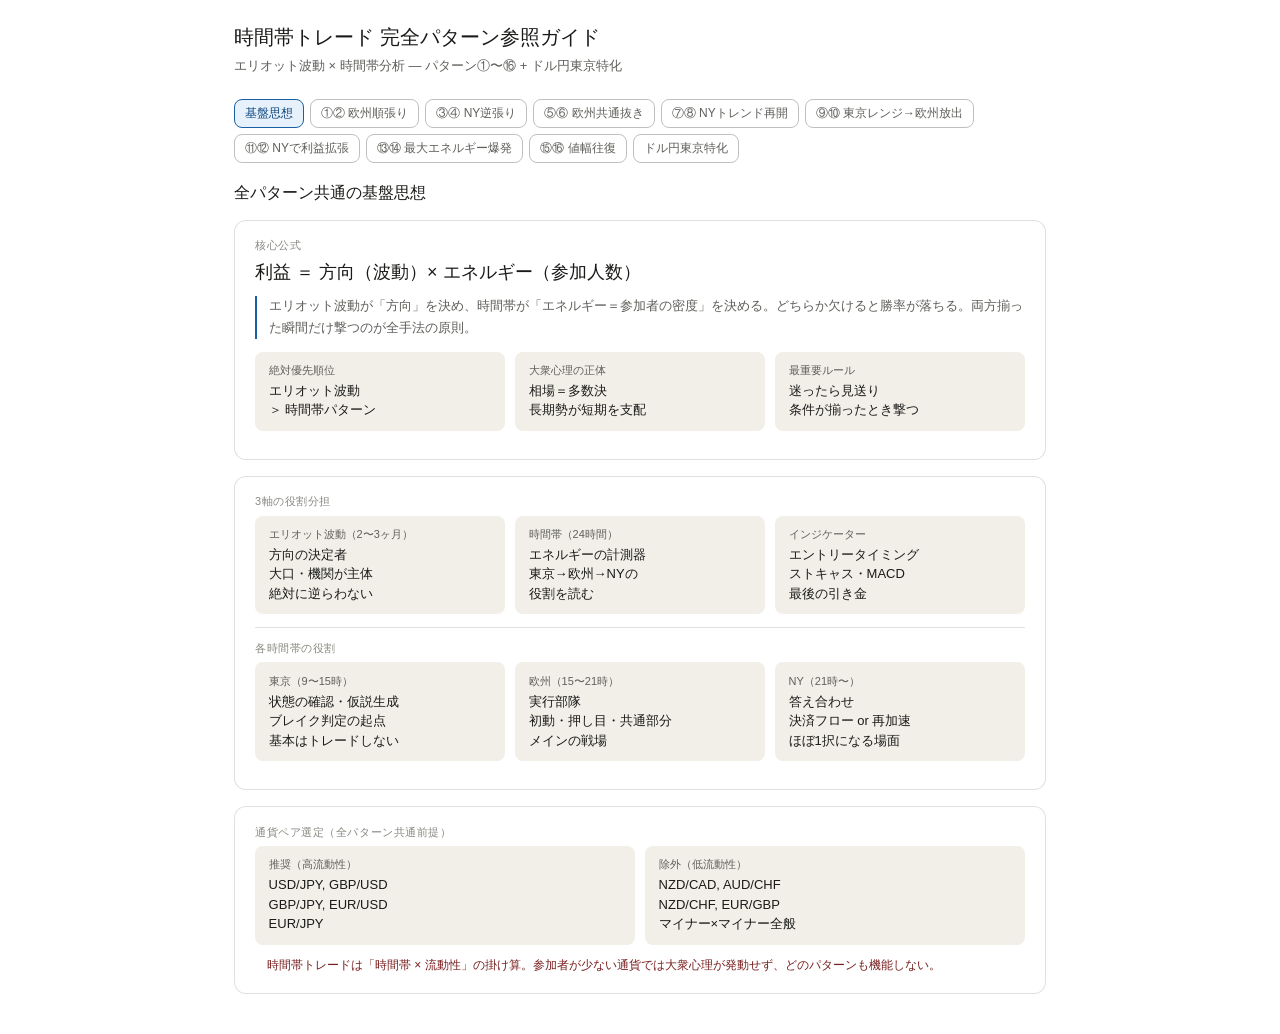
<file: index.html>
<!DOCTYPE html>
<html lang="ja">
<head>
<meta charset="UTF-8">
<meta name="viewport" content="width=device-width, initial-scale=1.0">
<title>時間帯トレード 完全パターン参照ガイド</title>
<style>
  :root {
    --color-text-primary: #1a1a18;
    --color-text-secondary: #5f5e5a;
    --color-text-tertiary: #888780;
    --color-text-info: #0c447c;
    --color-text-success: #085041;
    --color-text-warning: #633806;
    --color-text-danger: #791f1f;
    --color-background-primary: #ffffff;
    --color-background-secondary: #f1efe8;
    --color-background-info: #e6f1fb;
    --color-background-success: #e1f5ee;
    --color-background-warning: #faeeda;
    --color-background-danger: #fcebeb;
    --color-border-tertiary: rgba(0,0,0,0.12);
    --color-border-secondary: rgba(0,0,0,0.25);
    --color-border-info: #185fa5;
    --border-radius-md: 8px;
    --border-radius-lg: 12px;
    --font-sans: -apple-system, BlinkMacSystemFont, 'Segoe UI', sans-serif;
  }
  @media (prefers-color-scheme: dark) {
    :root {
      --color-text-primary: #e8e6df;
      --color-text-secondary: #b4b2a9;
      --color-text-tertiary: #888780;
      --color-text-info: #85b7eb;
      --color-text-success: #5dcaa5;
      --color-text-warning: #fac775;
      --color-text-danger: #f09595;
      --color-background-primary: #1e1e1c;
      --color-background-secondary: #2c2c2a;
      --color-background-info: #042c53;
      --color-background-success: #04342c;
      --color-background-warning: #412402;
      --color-background-danger: #501313;
      --color-border-tertiary: rgba(255,255,255,0.12);
      --color-border-secondary: rgba(255,255,255,0.25);
      --color-border-info: #378add;
    }
  }
  * { box-sizing: border-box; margin: 0; padding: 0; }
  body {
    font-family: var(--font-sans);
    color: var(--color-text-primary);
    background: var(--color-background-primary);
    padding: 1.5rem;
    max-width: 860px;
    margin: 0 auto;
  }
  h1 { font-size: 20px; font-weight: 500; margin-bottom: .4rem; }
  .subtitle { font-size: 13px; color: var(--color-text-secondary); margin-bottom: 1.2rem; }
  .top-nav { display: flex; flex-wrap: wrap; gap: 6px; margin-bottom: 1.2rem; }
  .nav-btn {
    font-size: 12px; padding: 5px 10px;
    border: 0.5px solid var(--color-border-secondary);
    border-radius: var(--border-radius-md);
    background: transparent;
    color: var(--color-text-secondary);
    cursor: pointer; transition: all .15s;
    font-family: var(--font-sans);
  }
  .nav-btn:hover { background: var(--color-background-secondary); }
  .nav-btn.active {
    background: var(--color-background-info);
    border-color: var(--color-border-info);
    color: var(--color-text-info);
    font-weight: 500;
  }
  .card {
    background: var(--color-background-primary);
    border: 0.5px solid var(--color-border-tertiary);
    border-radius: var(--border-radius-lg);
    padding: 1.1rem 1.25rem;
    margin-bottom: 1rem;
  }
  .card-title { font-size: 15px; font-weight: 500; margin-bottom: .6rem; }
  .badge {
    display: inline-block; font-size: 11px; font-weight: 500;
    padding: 2px 8px; border-radius: 4px;
    margin-right: 6px; margin-bottom: 4px;
  }
  .b-teal { background: var(--color-background-success); color: var(--color-text-success); }
  .b-amber { background: var(--color-background-warning); color: var(--color-text-warning); }
  .b-red { background: var(--color-background-danger); color: var(--color-text-danger); }
  .b-info { background: var(--color-background-info); color: var(--color-text-info); }
  .b-gray { background: var(--color-background-secondary); color: var(--color-text-secondary); }
  .b-purple { background: #EEEDFE; color: #3C3489; }
  .row3 { display: grid; grid-template-columns: repeat(3, minmax(0,1fr)); gap: 10px; margin-bottom: 10px; }
  .row2 { display: grid; grid-template-columns: repeat(2, minmax(0,1fr)); gap: 10px; margin-bottom: 10px; }
  @media (max-width: 600px) {
    .row3 { grid-template-columns: 1fr; }
    .row2 { grid-template-columns: 1fr; }
  }
  .mini {
    background: var(--color-background-secondary);
    border-radius: var(--border-radius-md);
    padding: .7rem .85rem;
  }
  .mini-label { font-size: 11px; color: var(--color-text-secondary); margin-bottom: 3px; }
  .mini-val { font-size: 13px; font-weight: 500; line-height: 1.5; }
  .algo {
    background: var(--color-background-secondary);
    border-radius: var(--border-radius-md);
    padding: .8rem 1rem;
    font-size: 12.5px; line-height: 1.8;
    color: var(--color-text-secondary);
  }
  .algo b { color: var(--color-text-primary); font-weight: 500; }
  .step-row { display: flex; align-items: flex-start; gap: 8px; margin-bottom: 6px; }
  .step-num {
    width: 20px; height: 20px; border-radius: 50%;
    background: var(--color-background-info); color: var(--color-text-info);
    font-size: 11px; font-weight: 500;
    display: flex; align-items: center; justify-content: center;
    flex-shrink: 0; margin-top: 1px;
  }
  .psy {
    border-left: 2px solid var(--color-border-info);
    padding-left: .75rem; font-size: 12.5px;
    color: var(--color-text-secondary); line-height: 1.7;
    margin-bottom: .8rem;
  }
  .warn {
    border-left: 2px solid var(--color-border-danger);
    padding-left: .75rem; font-size: 12px;
    color: var(--color-text-danger); line-height: 1.7;
  }
  .section-label {
    font-size: 11px; font-weight: 500;
    color: var(--color-text-tertiary);
    text-transform: uppercase; letter-spacing: .05em;
    margin-bottom: .4rem;
  }
  hr { border: none; border-top: 0.5px solid var(--color-border-tertiary); margin: .8rem 0; }
  .page-title-area { margin-bottom: 1.5rem; }
</style>
</head>
<body>

<div class="page-title-area">
  <h1>時間帯トレード 完全パターン参照ガイド</h1>
  <div class="subtitle">エリオット波動 × 時間帯分析 — パターン①〜⑯ + ドル円東京特化</div>
</div>

<div class="top-nav" id="nav"></div>
<div id="content"></div>

<script>
const groups = [
{
  id:'philosophy', label:'基盤思想', color:'b-gray',
  title:'全パターン共通の基盤思想',
  content: () => `
    <div class="card">
      <div class="section-label">核心公式</div>
      <div style="font-size:18px;font-weight:500;margin-bottom:.8rem">利益 ＝ 方向（波動）× エネルギー（参加人数）</div>
      <div class="psy">エリオット波動が「方向」を決め、時間帯が「エネルギー＝参加者の密度」を決める。どちらか欠けると勝率が落ちる。両方揃った瞬間だけ撃つのが全手法の原則。</div>
      <div class="row3">
        <div class="mini"><div class="mini-label">絶対優先順位</div><div class="mini-val">エリオット波動<br>＞ 時間帯パターン</div></div>
        <div class="mini"><div class="mini-label">大衆心理の正体</div><div class="mini-val">相場＝多数決<br>長期勢が短期を支配</div></div>
        <div class="mini"><div class="mini-label">最重要ルール</div><div class="mini-val">迷ったら見送り<br>条件が揃ったとき撃つ</div></div>
      </div>
    </div>
    <div class="card">
      <div class="section-label">3軸の役割分担</div>
      <div class="row3">
        <div class="mini"><div class="mini-label">エリオット波動（2〜3ヶ月）</div><div class="mini-val">方向の決定者<br>大口・機関が主体<br>絶対に逆らわない</div></div>
        <div class="mini"><div class="mini-label">時間帯（24時間）</div><div class="mini-val">エネルギーの計測器<br>東京→欧州→NYの<br>役割を読む</div></div>
        <div class="mini"><div class="mini-label">インジケーター</div><div class="mini-val">エントリータイミング<br>ストキャス・MACD<br>最後の引き金</div></div>
      </div>
      <hr>
      <div class="section-label">各時間帯の役割</div>
      <div class="row3">
        <div class="mini"><div class="mini-label">東京（9〜15時）</div><div class="mini-val">状態の確認・仮説生成<br>ブレイク判定の起点<br>基本はトレードしない</div></div>
        <div class="mini"><div class="mini-label">欧州（15〜21時）</div><div class="mini-val">実行部隊<br>初動・押し目・共通部分<br>メインの戦場</div></div>
        <div class="mini"><div class="mini-label">NY（21時〜）</div><div class="mini-val">答え合わせ<br>決済フロー or 再加速<br>ほぼ1択になる場面</div></div>
      </div>
    </div>
    <div class="card">
      <div class="section-label">通貨ペア選定（全パターン共通前提）</div>
      <div class="row2">
        <div class="mini"><div class="mini-label">推奨（高流動性）</div><div class="mini-val">USD/JPY, GBP/USD<br>GBP/JPY, EUR/USD<br>EUR/JPY</div></div>
        <div class="mini"><div class="mini-label">除外（低流動性）</div><div class="mini-val">NZD/CAD, AUD/CHF<br>NZD/CHF, EUR/GBP<br>マイナー×マイナー全般</div></div>
      </div>
      <div class="warn" style="margin-top:.6rem">時間帯トレードは「時間帯 × 流動性」の掛け算。参加者が少ない通貨では大衆心理が発動せず、どのパターンも機能しない。</div>
    </div>
  `
},
{
  id:'p12', label:'①② 欧州順張り', color:'b-teal',
  title:'パターン①② ── 欧州トレンド継続取り',
  content: () => `
    <div class="card">
      <div style="display:flex;gap:8px;flex-wrap:wrap;margin-bottom:.8rem">
        <span class="badge b-teal">東京：ブレイクあり</span>
        <span class="badge b-teal">欧州：同方向継続</span>
        <span class="badge b-gray">NY：保有 or 利確</span>
        <span class="badge b-info">難易度：入門</span>
      </div>
      <div class="section-label">大衆心理のメカニズム</div>
      <div class="psy">東京で前日高値（安値）をブレイクした＝少人数でも壁を突破した異常なエネルギー。「弱い時間帯でのブレイク＝強いトレンドの前兆」。欧州の新規参加者は「すでに動いている方向に乗るのが安全」と判断し、買い（売り）を追加。これが自己増殖型トレンドを生む。</div>
      <div class="section-label">核テクニック：東京の仮説を欧州で検証</div>
      <div class="row2">
        <div class="mini"><div class="mini-label">検証①：方向一致</div><div class="mini-val">欧州が東京と同方向か<br>→ 一致で仮説継続</div></div>
        <div class="mini"><div class="mini-label">検証②：値幅一致（最重要）</div><div class="mini-val">欧州値幅≒東京値幅<br>→ 大きく乖離なら仮説崩壊</div></div>
      </div>
    </div>
    <div class="card">
      <div class="section-label">意思決定アルゴリズム</div>
      <div class="algo">
        <div class="step-row"><div class="step-num">1</div><div><b>環境認識</b>：日足エリオット波動で方向固定（上昇 or 下落 or 見送り）</div></div>
        <div class="step-row"><div class="step-num">2</div><div><b>東京判定（13〜14時）</b>：前日高値・安値をブレイクしているか？ ヒゲだけ触れた・ブレイク後戻ったはNG</div></div>
        <div class="step-row"><div class="step-num">3</div><div><b>欧州（15時〜）</b>：方向一致 ＋ 値幅が同程度 → パターン成立</div></div>
        <div class="step-row"><div class="step-num">4</div><div><b>エントリー選択</b>：①ブレイクアウト（15時ジャスト＋ストキャス＋MACD）or ②押し目買い（15分足ストキャスGCで即入り）</div></div>
        <div class="step-row"><div class="step-num">5</div><div><b>損切り</b>：前日高値（安値）ブレイク方向の反対側</div></div>
        <div class="step-row"><div class="step-num">6</div><div><b>利確</b>：NYまで保有 or 東京値幅相当で分割利確</div></div>
      </div>
      <hr>
      <div class="warn">東京と欧州の値幅が大きく乖離（例：東京+30pips・欧州+48pips）→「東京はノイズだった可能性」として仮説破棄・ノートレード。東京の正しさは欧州が証明する。</div>
    </div>
  `
},
{
  id:'p34', label:'③④ NY逆張り', color:'b-amber',
  title:'パターン③④ ── NY決済フロー逆張り',
  content: () => `
    <div class="card">
      <div style="display:flex;gap:8px;flex-wrap:wrap;margin-bottom:.8rem">
        <span class="badge b-teal">東京：トレンド</span>
        <span class="badge b-teal">欧州：同方向継続</span>
        <span class="badge b-amber">NY：逆方向エントリー</span>
        <span class="badge b-info">難易度：初級</span>
      </div>
      <div class="section-label">大衆心理のメカニズム</div>
      <div class="psy">東京〜欧州で積み上がった買い（売り）ポジションは、NY開始とともに一斉に決済される。NYは「新しいトレンドを作る時間帯」ではなく「決済フローが支配する時間帯」。ポジションの偏りが解消されるときの逆方向の圧力に乗る戦略。</div>
      <div class="row3">
        <div class="mini"><div class="mini-label">東京↑ + 欧州↑</div><div class="mini-val">→ NY↓（売り）<br>買いポジション決済ラッシュ</div></div>
        <div class="mini"><div class="mini-label">東京↓ + 欧州↓</div><div class="mini-val">→ NY↑（買い）<br>売りポジション決済ラッシュ</div></div>
        <div class="mini"><div class="mini-label">方向が不一致</div><div class="mini-val">→ 見送り<br>優位性なし</div></div>
      </div>
    </div>
    <div class="card">
      <div class="section-label">意思決定アルゴリズム</div>
      <div class="algo">
        <div class="step-row"><div class="step-num">1</div><div><b>東京・欧州の方向確認</b>：両方同じ方向かチェック</div></div>
        <div class="step-row"><div class="step-num">2</div><div><b>エリオット整合チェック</b>：NYの逆張り方向がエリオットと逆なら絶対見送り</div></div>
        <div class="step-row"><div class="step-num">3</div><div><b>NYエントリー（21時〜）</b>：ストキャス80以上→売り / 20以下→買い</div></div>
        <div class="step-row"><div class="step-num">4</div><div><b>利確</b>：直近高値（安値）</div></div>
      </div>
      <hr>
      <div class="warn">エリオット上昇中にNY↓（逆張り）は危険。長期の流れが短期の決済フローを圧倒する。「エリオットと逆ならやらない」が絶対ルール。</div>
    </div>
  `
},
{
  id:'p56', label:'⑤⑥ 欧州共通抜き', color:'b-amber',
  title:'パターン⑤⑥ ── 欧州の2択共通部分を抜く',
  content: () => `
    <div class="card">
      <div style="display:flex;gap:8px;flex-wrap:wrap;margin-bottom:.8rem">
        <span class="badge b-teal">東京：トレンド</span>
        <span class="badge b-amber">欧州：トレンド or レンジ（2択）</span>
        <span class="badge b-gray">NY：利確 or 継続</span>
        <span class="badge b-info">難易度：中級</span>
      </div>
      <div class="section-label">大衆心理・核テクニック</div>
      <div class="psy">東京が上昇した後、欧州は「トレンド継続」か「レンジ」の2択しかない。「下落」は東京上昇後には消える。この2択に共通するのは「一度は上がる」という事実。当てに行かず、「上昇でもレンジでも勝てる場所」＝押し目から直近高値までを抜くだけ。</div>
      <div class="row2">
        <div class="mini"><div class="mini-label">トレンドの場合</div><div class="mini-val">押し目から伸びる<br>→ 直近高値を超えて利益</div></div>
        <div class="mini"><div class="mini-label">レンジの場合</div><div class="mini-val">一度高値まで戻る<br>→ 直近高値で止まって利益</div></div>
      </div>
    </div>
    <div class="card">
      <div class="section-label">放置型3段階指値設計（実戦テンプレ）</div>
      <div class="algo">
        <div class="step-row"><div class="step-num">1</div><div><b>東京値幅Aを測定</b>：東京の高安差（目安15〜30pips）</div></div>
        <div class="step-row"><div class="step-num">2</div><div><b>3段階で指値を置く</b>：①38.2%（少ロット）②50%（メインロット）③61.8%（追加ロット）</div></div>
        <div class="step-row"><div class="step-num">3</div><div><b>利確</b>：直近高値（トレンドでもレンジでも有効な唯一の確実ゾーン）</div></div>
        <div class="step-row"><div class="step-num">4</div><div><b>損切り</b>：直近安値の少し下（ここ割れ＝前提崩壊）</div></div>
        <div class="step-row"><div class="step-num">5</div><div><b>フィルター</b>：直近高値まで20pips以上・明確な押し・欧州初動（15〜17時）限定</div></div>
      </div>
      <hr>
      <div class="warn">「押しを待てずに高値掴み」「利確を欲張る」が最大の負けパターン。直近高値での機械的利確が前提。</div>
    </div>
  `
},
{
  id:'p78', label:'⑦⑧ NYトレンド再開', color:'b-purple',
  title:'パターン⑦⑧ ── 未消化エネルギーのNY放出（本命）',
  content: () => `
    <div class="card">
      <div style="display:flex;gap:8px;flex-wrap:wrap;margin-bottom:.8rem">
        <span class="badge b-teal">東京：トレンド</span>
        <span class="badge b-purple">欧州：レンジ（消化不足）</span>
        <span class="badge b-purple">NY：東京方向に再開</span>
        <span class="badge b-info">難易度：中〜上級</span>
      </div>
      <div class="section-label">大衆心理のメカニズム</div>
      <div class="psy">東京で方向が出たにもかかわらず欧州がレンジになった＝エネルギーが消化されずに蓄積されている状態。NY開始で「決済＋新規参入」が一気に発生し、途中で止まったトレンドの「続き」が実行される。⑤⑥と複合すれば1日2回取れる最強パターン。</div>
      <div class="row2">
        <div class="mini"><div class="mini-label">最強複合パターン</div><div class="mini-val">日足上昇 + 東京上昇<br>+ 欧州レンジ<br>→ 欧州⑤ + NY⑦の2段取り</div></div>
        <div class="mini"><div class="mini-label">レンジの定義（厳密に）</div><div class="mini-val">高値更新なし かつ<br>安値更新なし<br>ヒゲ抜けはレンジ扱い不可</div></div>
      </div>
    </div>
    <div class="card">
      <div class="section-label">意思決定アルゴリズム</div>
      <div class="algo">
        <div class="step-row"><div class="step-num">1</div><div><b>東京方向確定</b>：ブレイク済みの方向がNY戦略の基準</div></div>
        <div class="step-row"><div class="step-num">2</div><div><b>欧州チェック</b>：レンジか？ → YES→⑦⑧発動 / NO→他パターンへ</div></div>
        <div class="step-row"><div class="step-num">3</div><div><b>エリオット整合</b>：NYの方向がエリオットと一致するか確認</div></div>
        <div class="step-row"><div class="step-num">4</div><div><b>NYエントリー（21〜22時）</b>：上昇→レンジ下限で買い / 下落→レンジ上限で売り ＋ストキャス反転</div></div>
        <div class="step-row"><div class="step-num">5</div><div><b>損切り</b>：レンジの逆方向ブレイク（＝シナリオ否定）</div></div>
      </div>
      <hr>
      <div class="warn">迷ったらレンジ扱い → それでも迷ったらやらない。これだけで勝率が変わる。</div>
    </div>
  `
},
{
  id:'p910', label:'⑨⑩ 東京レンジ→欧州放出', color:'b-info',
  title:'パターン⑨⑩ ── 東京レンジ後の欧州ブレイク（選別型）',
  content: () => `
    <div class="card">
      <div style="display:flex;gap:8px;flex-wrap:wrap;margin-bottom:.8rem">
        <span class="badge b-gray">東京：完全レンジ</span>
        <span class="badge b-info">欧州：エリオット方向にブレイク</span>
        <span class="badge b-info">NY：継続判断</span>
        <span class="badge b-red">難易度：上級（選別ゲー）</span>
      </div>
      <div class="section-label">大衆心理のメカニズム</div>
      <div class="psy">東京がレンジ＝蓄積①完了。方向は東京の動きからは読めない。エリオット波動だけが唯一の方向決定者。「長期トレンドに欧州が乗る瞬間」を捉える。やらない判断が最重要。</div>
      <div class="section-label">4つのエントリータイプ</div>
      <div class="row2">
        <div class="mini"><div class="mini-label">① ブレイク確認型（推奨）</div><div class="mini-val">前日高値ブレイク後<br>押し目待ち / 安全・初中級</div></div>
        <div class="mini"><div class="mini-label">② 3波ロジック型</div><div class="mini-val">ストキャス切り上げ<br>+ MACD同方向 / 勝率高</div></div>
        <div class="mini"><div class="mini-label">③ 15時ジャスト型</div><div class="mini-val">欧州初動を直接取る<br>爆発力あり / ダマシ多</div></div>
        <div class="mini"><div class="mini-label">④ 押し待ち型（上級）</div><div class="mini-val">一度逆振れを待つ<br>最良RR / メンタル必要</div></div>
      </div>
    </div>
    <div class="card">
      <div class="section-label">意思決定アルゴリズム</div>
      <div class="algo">
        <div class="step-row"><div class="step-num">1</div><div><b>東京レンジ確認</b>：前日高値・安値ともに未ブレイク</div></div>
        <div class="step-row"><div class="step-num">2</div><div><b>エリオット方向強制決定</b>：日足3波/5波 → 方向確定。不明→即除外</div></div>
        <div class="step-row"><div class="step-num">3</div><div><b>「やる日か」フィルター</b>：日足ぐちゃぐちゃ・逆行強い・方向感なし → スキップ</div></div>
        <div class="step-row"><div class="step-num">4</div><div><b>欧州（15時）でタイプ選択</b>：上記4タイプから状況に応じて選ぶ</div></div>
      </div>
      <hr>
      <div class="warn">「方向不明なのに強引にエリオットを解釈」「エリオットと逆の方向にエントリー」が全負けパターン。分からなければやらない、分かればシンプルに乗る。</div>
    </div>
  `
},
{
  id:'p1112', label:'⑪⑫ NYで利益拡張', color:'b-purple',
  title:'パターン⑪⑫ ── 欧州トレンド継続確認後のNY追随',
  content: () => `
    <div class="card">
      <div style="display:flex;gap:8px;flex-wrap:wrap;margin-bottom:.8rem">
        <span class="badge b-gray">東京：レンジ</span>
        <span class="badge b-teal">欧州：トレンド発生・継続中</span>
        <span class="badge b-purple">NY：継続追随</span>
        <span class="badge b-info">難易度：上級</span>
      </div>
      <div class="section-label">大衆心理のメカニズム</div>
      <div class="psy">欧州勢が含み益を持ったままポジションを保持していると、NY勢は「流れが続く」と判断して参入する。「欧州勢が利確していないから伸びる」が核心。欧州で作られた値幅Aは、NYでほぼ同等に再現される（「欧州：仕掛け」→「NY：追随・同じ熱量で拡張」）。</div>
      <div class="section-label">欧州値幅A → NY目標値への転用</div>
      <div class="row2">
        <div class="mini"><div class="mini-label">値幅Aの計測</div><div class="mini-val">欧州開始〜一旦の高値まで<br>この値幅がNY目標値</div></div>
        <div class="mini"><div class="mini-label">NY目標値の計算</div><div class="mini-val">欧州起点 ± A<br>例：欧州+50pips→NYも+50pips</div></div>
      </div>
    </div>
    <div class="card">
      <div class="section-label">「継続確認」の判断フレーム</div>
      <div class="row2">
        <div class="mini"><div class="mini-label">乗る条件（継続）</div><div class="mini-val">トレンド崩れていない<br>高値（安値）更新継続<br>押しが浅い</div></div>
        <div class="mini"><div class="mini-label">見送り条件（終了）</div><div class="mini-val">NY前に失速・横ばい<br>大きく戻される<br>高値更新が止まる</div></div>
      </div>
      <div class="section-label" style="margin-top:.8rem">利確スタイル（推奨：ハイブリッド）</div>
      <div class="algo">欧州で<b>50%利確</b> → 残り<b>50%をNY値幅A</b>まで保有。安定（メンタル維持）＋爆発力（利益の天井）を両取り。</div>
    </div>
  `
},
{
  id:'p1314', label:'⑬⑭ 最大エネルギー爆発', color:'b-red',
  title:'パターン⑬⑭ ── 東京×欧州ダブルレンジ後のNY爆発',
  content: () => `
    <div class="card">
      <div style="display:flex;gap:8px;flex-wrap:wrap;margin-bottom:.8rem">
        <span class="badge b-gray">東京：レンジ（蓄積①）</span>
        <span class="badge b-gray">欧州：レンジ（蓄積②）</span>
        <span class="badge b-red">NY：急騰 or 急落</span>
        <span class="badge b-purple">爆発力：最大級</span>
      </div>
      <div class="section-label">大衆心理のメカニズム</div>
      <div class="psy">2セッション連続でレンジ＝参加したい人は増え続けているが価格は動いていない状態。全員に「その日の最安値（最高値）が確定している」という共通認識が生まれる。NY開始で「一斉エントリー → 価格急加速 → さらに追随者」の自己増殖ループが発動する。</div>
      <div class="section-label">3つのエントリータイプ</div>
      <div class="row3">
        <div class="mini"><div class="mini-label">① 先仕込み型（上級）</div><div class="mini-val">欧州終盤のレンジ端<br>RR最強 / ダマシあり</div></div>
        <div class="mini"><div class="mini-label">② NY初動型（推奨）</div><div class="mini-val">21〜22時に時間で入る<br>再現性高い・安定</div></div>
        <div class="mini"><div class="mini-label">③ ブレイク確認型</div><div class="mini-val">レンジ抜け確認後<br>勝率高い・利幅小さめ</div></div>
      </div>
    </div>
    <div class="card">
      <div class="section-label">意思決定アルゴリズム</div>
      <div class="algo">
        <div class="step-row"><div class="step-num">1</div><div><b>東京レンジ確認</b>：前日高値・安値ともに未ブレイク</div></div>
        <div class="step-row"><div class="step-num">2</div><div><b>欧州レンジ確認</b>：同様に継続 → ⑬⑭発動条件成立</div></div>
        <div class="step-row"><div class="step-num">3</div><div><b>エリオット方向確定</b>：これで「1/2問題」→「確率優位」に変わる</div></div>
        <div class="step-row"><div class="step-num">4</div><div><b>最強条件</b>：レンジが「綺麗」、高値・安値が明確、日足トレンドが強い → 迷いのない市場完成</div></div>
      </div>
      <hr>
      <div style="font-size:12.5px;color:var(--color-text-secondary);line-height:1.7">本質：「世界中のトレーダーが同じ価格を"安い"と認識した瞬間」がこのパターンの正体。</div>
    </div>
  `
},
{
  id:'p1516', label:'⑮⑯ 値幅往復', color:'b-amber',
  title:'パターン⑮⑯ ── 東京値幅Aの往復構造（計算型）',
  content: () => `
    <div class="card">
      <div style="display:flex;gap:8px;flex-wrap:wrap;margin-bottom:.8rem">
        <span class="badge b-gray">東京：レンジ内ちょい動き（未ブレイク）</span>
        <span class="badge b-amber">欧州：東京値幅A分を逆行（回収）</span>
        <span class="badge b-teal">NY：A分を再実行</span>
      </div>
      <div class="section-label">核テクニック：値幅Aアンカー</div>
      <div class="psy">「1日の中で同一値幅が往復する」という力学構造に乗る。欧州の下落の正体は「東京ロングの損切り誘発＋逆張りショートの新規参入」という流動性回収。これが終わるとNYは「上がるのではなく上げざるを得ない」状態になる。</div>
      <div class="row3">
        <div class="mini"><div class="mini-label">A ＝ 東京高安差</div><div class="mini-val">目安：15〜30pips<br>全ての基準値</div></div>
        <div class="mini"><div class="mini-label">欧州の下げ目安</div><div class="mini-val">A分下げたら<br>回収完了サイン</div></div>
        <div class="mini"><div class="mini-label">利確幅（TP）</div><div class="mini-val">基本：A<br>安全：A×0.7</div></div>
      </div>
    </div>
    <div class="card">
      <div class="section-label">意思決定アルゴリズム</div>
      <div class="algo">
        <div class="step-row"><div class="step-num">1</div><div><b>環境認識</b>：日足エリオット上昇 ＋ 前日高値未更新 → 候補</div></div>
        <div class="step-row"><div class="step-num">2</div><div><b>東京値幅A確定</b>：9時〜の高安差を測る（15〜30pips帯が理想）</div></div>
        <div class="step-row"><div class="step-num">3</div><div><b>東京の「質」判定</b>：上昇しているが伸び切らない → ちょい上げ確定</div></div>
        <div class="step-row"><div class="step-num">4</div><div><b>欧州の回収確認</b>：欧州がA分下げたか？ 値幅一致が鍵</div></div>
        <div class="step-row"><div class="step-num">5</div><div><b>エントリー</b>：早取り（欧州で反転クロス）or 安全型（NY初動上昇確認後）</div></div>
      </div>
      <hr>
      <div class="warn">「値幅を無視する」「欧州が浅い押しで入る（回収不足）」「NYまで待ちすぎる（旨味消滅）」が3大NG。</div>
    </div>
  `
},
{
  id:'tokyo', label:'ドル円東京特化', color:'b-gray',
  title:'ドル円限定・東京タイム特化トレード',
  content: () => `
    <div class="card">
      <div style="display:flex;gap:8px;flex-wrap:wrap;margin-bottom:.8rem">
        <span class="badge b-gray">通貨：ドル円限定</span>
        <span class="badge b-gray">時間：9〜12時のみ</span>
        <span class="badge b-amber">手法：フロー追従型</span>
        <span class="badge b-info">難易度：入門（最シンプル）</span>
      </div>
      <div class="section-label">本質：予測ではなく事実への追従</div>
      <div class="psy">9〜10時の株式市場オープンで企業・機関の実需・大口資金移動が集中し「理由のあるトレンド」が発生する。これはトレンド分析でもパターン分析でもなく、「異常な資金流入という事実が確認された後に追従する」フロー追従型。昼休みの12時で流動性が低下するため時間制限付きトレンド。</div>
      <div class="row3">
        <div class="mini"><div class="mini-label">発動条件</div><div class="mini-val">9〜10時の値幅<br>30pips以上</div></div>
        <div class="mini"><div class="mini-label">エントリー</div><div class="mini-val">10時ジャスト<br>（基本型・再現性最高）</div></div>
        <div class="mini"><div class="mini-label">利確 / 損切り</div><div class="mini-val">5〜10pips即利確<br>12時強制決済</div></div>
      </div>
    </div>
    <div class="card">
      <div class="section-label">意思決定アルゴリズム（6ステップ）</div>
      <div class="algo">
        <div class="step-row"><div class="step-num">1</div><div><b>10時にチャートを見る</b></div></div>
        <div class="step-row"><div class="step-num">2</div><div><b>9〜10時の値幅を測る</b>（ヒゲ含む）</div></div>
        <div class="step-row"><div class="step-num">3</div><div><b>30pips以上なら方向決定</b>：上昇→買い / 下落→売り（完全順張り・逆張り禁止）</div></div>
        <div class="step-row"><div class="step-num">4</div><div><b>即エントリー</b>：10時ジャスト or 10〜10:30の押し目</div></div>
        <div class="step-row"><div class="step-num">5</div><div><b>5〜10pipsで即利確</b>（欲張らない・スキャル設計）</div></div>
        <div class="step-row"><div class="step-num">6</div><div><b>12時で強制決済</b>（絶対ルール）</div></div>
      </div>
      <hr>
      <div class="warn">30pips未満はただのノイズ。11時以降は終盤参加で不利。他時間帯と混ぜるとロジック崩壊。この手法は東京の中だけで完結する独立型。</div>
    </div>
  `
}
];

function render(id) {
  const g = groups.find(x => x.id === id);
  document.getElementById('content').innerHTML =
    `<div><div style="font-size:16px;font-weight:500;margin-bottom:1rem">${g.title}</div>${g.content()}</div>`;
  document.querySelectorAll('.nav-btn').forEach(b => b.classList.remove('active'));
  document.querySelector(`[data-id="${id}"]`).classList.add('active');
}

const nav = document.getElementById('nav');
groups.forEach(g => {
  const btn = document.createElement('button');
  btn.className = 'nav-btn';
  btn.dataset.id = g.id;
  btn.textContent = g.label;
  btn.onclick = () => render(g.id);
  nav.appendChild(btn);
});
render('philosophy');
</script>
</body>
</html>
</file>
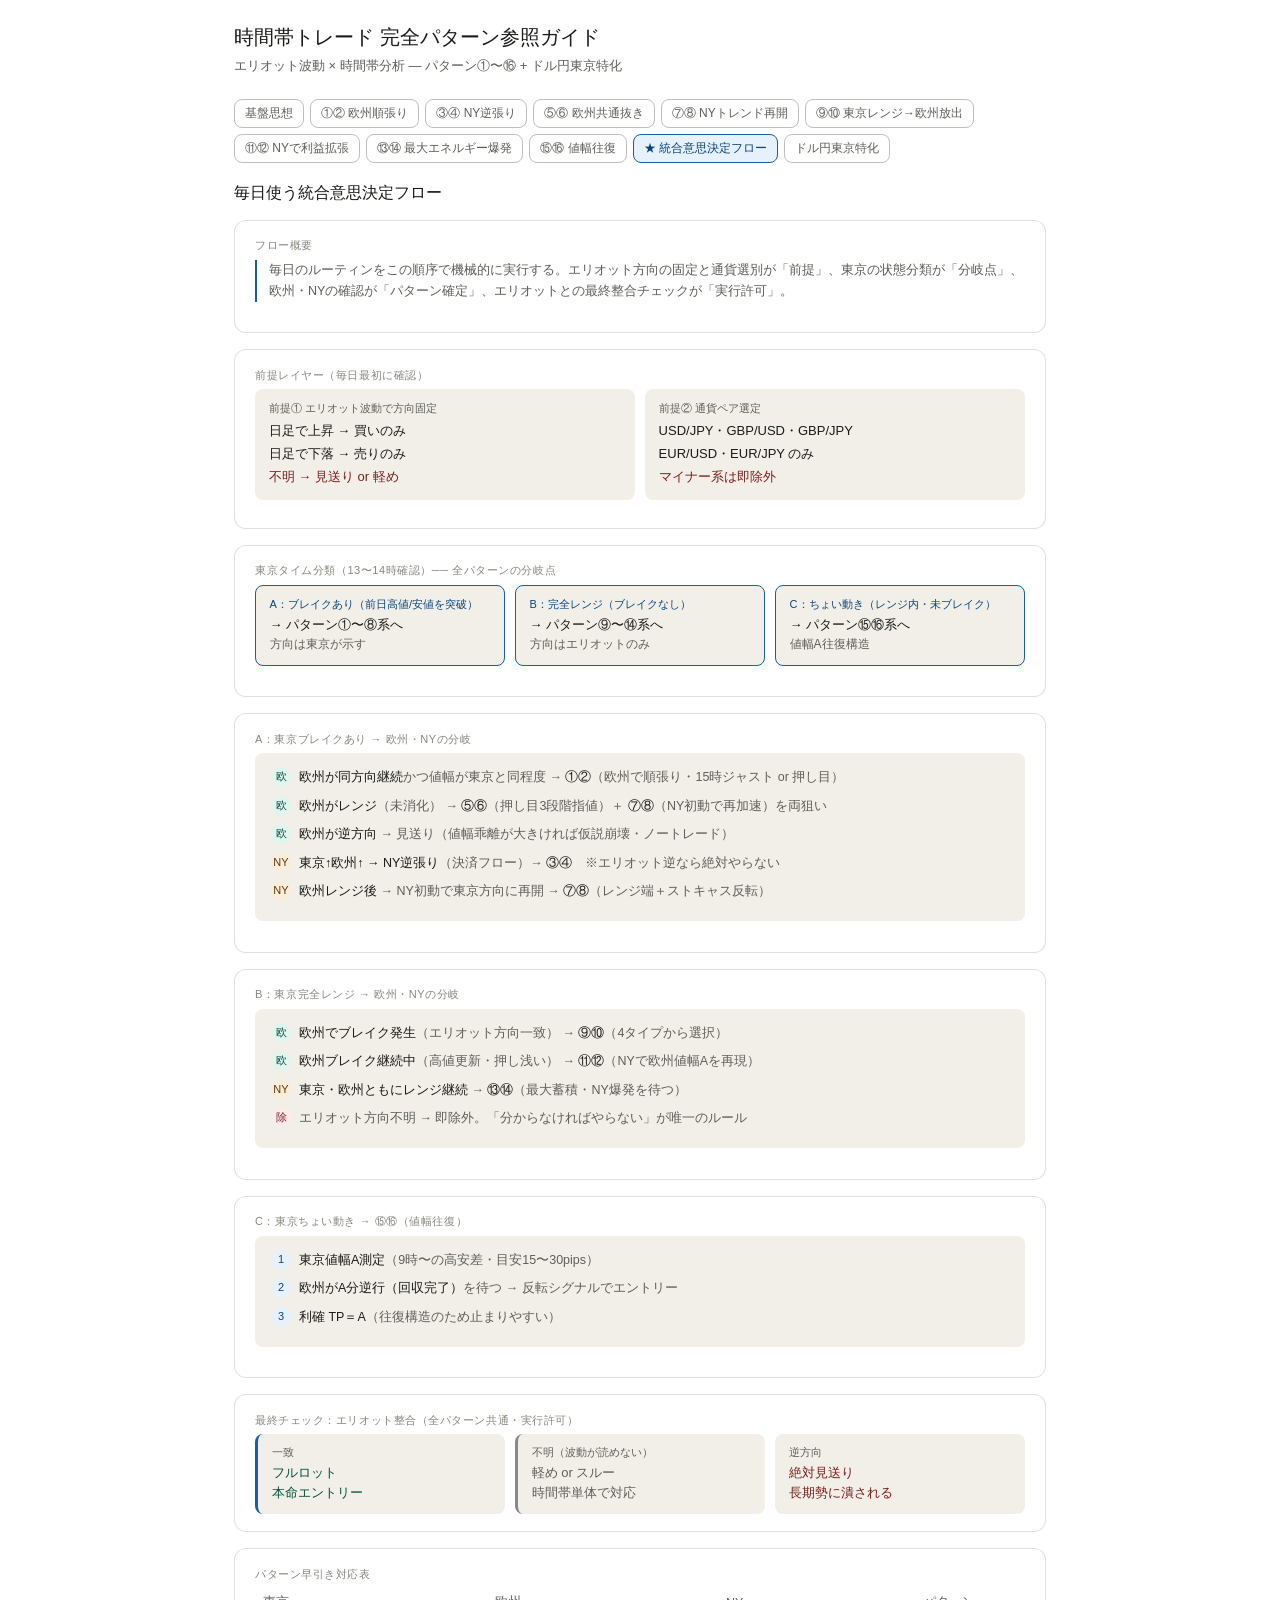
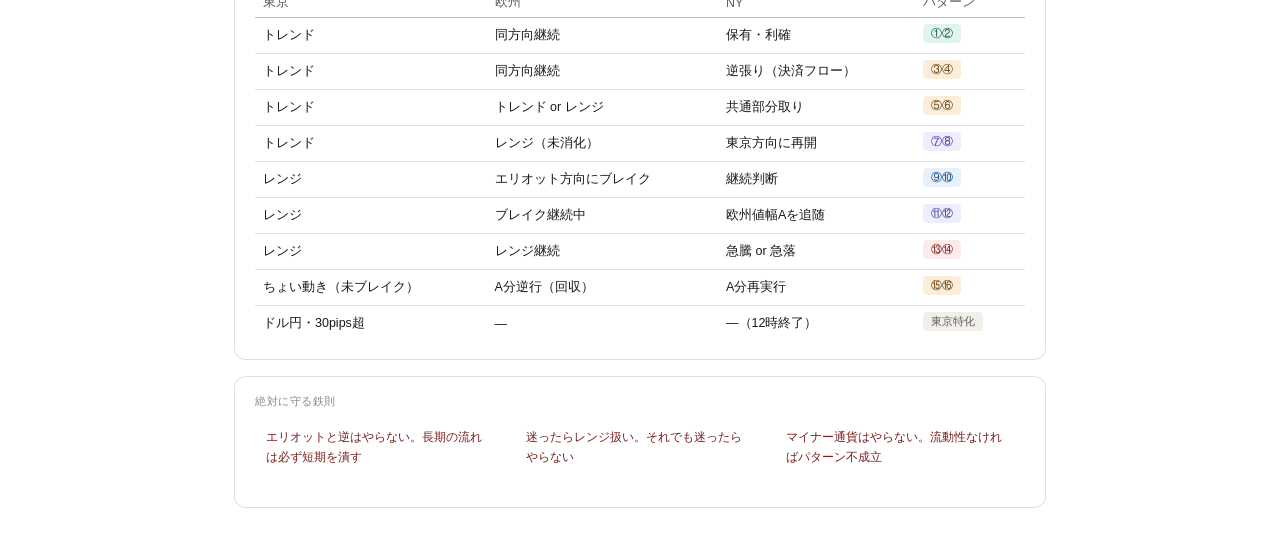
<file: index_1.html>
<!DOCTYPE html>
<html lang="ja">
<head>
<meta charset="UTF-8">
<meta name="viewport" content="width=device-width, initial-scale=1.0">
<title>時間帯トレード 完全パターン参照ガイド</title>
<style>
  :root {
    --color-text-primary: #1a1a18;
    --color-text-secondary: #5f5e5a;
    --color-text-tertiary: #888780;
    --color-text-info: #0c447c;
    --color-text-success: #085041;
    --color-text-warning: #633806;
    --color-text-danger: #791f1f;
    --color-background-primary: #ffffff;
    --color-background-secondary: #f1efe8;
    --color-background-info: #e6f1fb;
    --color-background-success: #e1f5ee;
    --color-background-warning: #faeeda;
    --color-background-danger: #fcebeb;
    --color-border-tertiary: rgba(0,0,0,0.12);
    --color-border-secondary: rgba(0,0,0,0.25);
    --color-border-info: #185fa5;
    --border-radius-md: 8px;
    --border-radius-lg: 12px;
    --font-sans: -apple-system, BlinkMacSystemFont, 'Segoe UI', sans-serif;
  }
  @media (prefers-color-scheme: dark) {
    :root {
      --color-text-primary: #e8e6df;
      --color-text-secondary: #b4b2a9;
      --color-text-tertiary: #888780;
      --color-text-info: #85b7eb;
      --color-text-success: #5dcaa5;
      --color-text-warning: #fac775;
      --color-text-danger: #f09595;
      --color-background-primary: #1e1e1c;
      --color-background-secondary: #2c2c2a;
      --color-background-info: #042c53;
      --color-background-success: #04342c;
      --color-background-warning: #412402;
      --color-background-danger: #501313;
      --color-border-tertiary: rgba(255,255,255,0.12);
      --color-border-secondary: rgba(255,255,255,0.25);
      --color-border-info: #378add;
    }
  }
  * { box-sizing: border-box; margin: 0; padding: 0; }
  body {
    font-family: var(--font-sans);
    color: var(--color-text-primary);
    background: var(--color-background-primary);
    padding: 1.5rem;
    max-width: 860px;
    margin: 0 auto;
  }
  h1 { font-size: 20px; font-weight: 500; margin-bottom: .4rem; }
  .subtitle { font-size: 13px; color: var(--color-text-secondary); margin-bottom: 1.2rem; }
  .top-nav { display: flex; flex-wrap: wrap; gap: 6px; margin-bottom: 1.2rem; }
  .nav-btn {
    font-size: 12px; padding: 5px 10px;
    border: 0.5px solid var(--color-border-secondary);
    border-radius: var(--border-radius-md);
    background: transparent;
    color: var(--color-text-secondary);
    cursor: pointer; transition: all .15s;
    font-family: var(--font-sans);
  }
  .nav-btn:hover { background: var(--color-background-secondary); }
  .nav-btn.active {
    background: var(--color-background-info);
    border-color: var(--color-border-info);
    color: var(--color-text-info);
    font-weight: 500;
  }
  .card {
    background: var(--color-background-primary);
    border: 0.5px solid var(--color-border-tertiary);
    border-radius: var(--border-radius-lg);
    padding: 1.1rem 1.25rem;
    margin-bottom: 1rem;
  }
  .card-title { font-size: 15px; font-weight: 500; margin-bottom: .6rem; }
  .badge {
    display: inline-block; font-size: 11px; font-weight: 500;
    padding: 2px 8px; border-radius: 4px;
    margin-right: 6px; margin-bottom: 4px;
  }
  .b-teal { background: var(--color-background-success); color: var(--color-text-success); }
  .b-amber { background: var(--color-background-warning); color: var(--color-text-warning); }
  .b-red { background: var(--color-background-danger); color: var(--color-text-danger); }
  .b-info { background: var(--color-background-info); color: var(--color-text-info); }
  .b-gray { background: var(--color-background-secondary); color: var(--color-text-secondary); }
  .b-purple { background: #EEEDFE; color: #3C3489; }
  @media (prefers-color-scheme: dark) { .b-purple { background: #26215C; color: #CECBF6; } }
  .row3 { display: grid; grid-template-columns: repeat(3, minmax(0,1fr)); gap: 10px; margin-bottom: 10px; }
  .row2 { display: grid; grid-template-columns: repeat(2, minmax(0,1fr)); gap: 10px; margin-bottom: 10px; }
  @media (max-width: 600px) {
    .row3 { grid-template-columns: 1fr; }
    .row2 { grid-template-columns: 1fr; }
  }
  .mini {
    background: var(--color-background-secondary);
    border-radius: var(--border-radius-md);
    padding: .7rem .85rem;
  }
  .mini-label { font-size: 11px; color: var(--color-text-secondary); margin-bottom: 3px; }
  .mini-val { font-size: 13px; font-weight: 500; line-height: 1.5; }
  .algo {
    background: var(--color-background-secondary);
    border-radius: var(--border-radius-md);
    padding: .8rem 1rem;
    font-size: 12.5px; line-height: 1.8;
    color: var(--color-text-secondary);
  }
  .algo b { color: var(--color-text-primary); font-weight: 500; }
  .step-row { display: flex; align-items: flex-start; gap: 8px; margin-bottom: 6px; }
  .step-num {
    width: 20px; height: 20px; border-radius: 50%;
    background: var(--color-background-info); color: var(--color-text-info);
    font-size: 11px; font-weight: 500;
    display: flex; align-items: center; justify-content: center;
    flex-shrink: 0; margin-top: 1px;
  }
  .psy {
    border-left: 2px solid var(--color-border-info);
    padding-left: .75rem; font-size: 12.5px;
    color: var(--color-text-secondary); line-height: 1.7;
    margin-bottom: .8rem;
  }
  .warn {
    border-left: 2px solid var(--color-border-danger);
    padding-left: .75rem; font-size: 12px;
    color: var(--color-text-danger); line-height: 1.7;
  }
  .section-label {
    font-size: 11px; font-weight: 500;
    color: var(--color-text-tertiary);
    text-transform: uppercase; letter-spacing: .05em;
    margin-bottom: .4rem;
  }
  hr { border: none; border-top: 0.5px solid var(--color-border-tertiary); margin: .8rem 0; }
  .page-title-area { margin-bottom: 1.5rem; }
</style>
</head>
<body>

<div class="page-title-area">
  <h1>時間帯トレード 完全パターン参照ガイド</h1>
  <div class="subtitle">エリオット波動 × 時間帯分析 — パターン①〜⑯ + ドル円東京特化</div>
</div>

<div class="top-nav" id="nav"></div>
<div id="content"></div>

<script>
const groups = [
{
  id:'philosophy', label:'基盤思想', color:'b-gray',
  title:'全パターン共通の基盤思想',
  content: () => `
    <div class="card">
      <div class="section-label">核心公式</div>
      <div style="font-size:18px;font-weight:500;margin-bottom:.8rem">利益 ＝ 方向（波動）× エネルギー（参加人数）</div>
      <div class="psy">エリオット波動が「方向」を決め、時間帯が「エネルギー＝参加者の密度」を決める。どちらか欠けると勝率が落ちる。両方揃った瞬間だけ撃つのが全手法の原則。</div>
      <div class="row3">
        <div class="mini"><div class="mini-label">絶対優先順位</div><div class="mini-val">エリオット波動<br>＞ 時間帯パターン</div></div>
        <div class="mini"><div class="mini-label">大衆心理の正体</div><div class="mini-val">相場＝多数決<br>長期勢が短期を支配</div></div>
        <div class="mini"><div class="mini-label">最重要ルール</div><div class="mini-val">迷ったら見送り<br>条件が揃ったとき撃つ</div></div>
      </div>
    </div>
    <div class="card">
      <div class="section-label">3軸の役割分担</div>
      <div class="row3">
        <div class="mini"><div class="mini-label">エリオット波動（2〜3ヶ月）</div><div class="mini-val">方向の決定者<br>大口・機関が主体<br>絶対に逆らわない</div></div>
        <div class="mini"><div class="mini-label">時間帯（24時間）</div><div class="mini-val">エネルギーの計測器<br>東京→欧州→NYの<br>役割を読む</div></div>
        <div class="mini"><div class="mini-label">インジケーター</div><div class="mini-val">エントリータイミング<br>ストキャス・MACD<br>最後の引き金</div></div>
      </div>
      <hr>
      <div class="section-label">各時間帯の役割</div>
      <div class="row3">
        <div class="mini"><div class="mini-label">東京（9〜15時）</div><div class="mini-val">状態の確認・仮説生成<br>ブレイク判定の起点<br>基本はトレードしない</div></div>
        <div class="mini"><div class="mini-label">欧州（15〜21時）</div><div class="mini-val">実行部隊<br>初動・押し目・共通部分<br>メインの戦場</div></div>
        <div class="mini"><div class="mini-label">NY（21時〜）</div><div class="mini-val">答え合わせ<br>決済フロー or 再加速<br>ほぼ1択になる場面</div></div>
      </div>
    </div>
    <div class="card">
      <div class="section-label">通貨ペア選定（全パターン共通前提）</div>
      <div class="row2">
        <div class="mini"><div class="mini-label">推奨（高流動性）</div><div class="mini-val">USD/JPY, GBP/USD<br>GBP/JPY, EUR/USD<br>EUR/JPY</div></div>
        <div class="mini"><div class="mini-label">除外（低流動性）</div><div class="mini-val">NZD/CAD, AUD/CHF<br>NZD/CHF, EUR/GBP<br>マイナー×マイナー全般</div></div>
      </div>
      <div class="warn" style="margin-top:.6rem">時間帯トレードは「時間帯 × 流動性」の掛け算。参加者が少ない通貨では大衆心理が発動せず、どのパターンも機能しない。</div>
    </div>
  `
},
{
  id:'p12', label:'①② 欧州順張り', color:'b-teal',
  title:'パターン①② ── 欧州トレンド継続取り',
  content: () => `
    <div class="card">
      <div style="display:flex;gap:8px;flex-wrap:wrap;margin-bottom:.8rem">
        <span class="badge b-teal">東京：ブレイクあり</span>
        <span class="badge b-teal">欧州：同方向継続</span>
        <span class="badge b-gray">NY：保有 or 利確</span>
        <span class="badge b-info">難易度：入門</span>
      </div>
      <div class="section-label">大衆心理のメカニズム</div>
      <div class="psy">東京で前日高値（安値）をブレイクした＝少人数でも壁を突破した異常なエネルギー。「弱い時間帯でのブレイク＝強いトレンドの前兆」。欧州の新規参加者は「すでに動いている方向に乗るのが安全」と判断し、買い（売り）を追加。これが自己増殖型トレンドを生む。</div>
      <div class="section-label">核テクニック：東京の仮説を欧州で検証</div>
      <div class="row2">
        <div class="mini"><div class="mini-label">検証①：方向一致</div><div class="mini-val">欧州が東京と同方向か<br>→ 一致で仮説継続</div></div>
        <div class="mini"><div class="mini-label">検証②：値幅一致（最重要）</div><div class="mini-val">欧州値幅≒東京値幅<br>→ 大きく乖離なら仮説崩壊</div></div>
      </div>
    </div>
    <div class="card">
      <div class="section-label">意思決定アルゴリズム</div>
      <div class="algo">
        <div class="step-row"><div class="step-num">1</div><div><b>環境認識</b>：日足エリオット波動で方向固定（上昇 or 下落 or 見送り）</div></div>
        <div class="step-row"><div class="step-num">2</div><div><b>東京判定（13〜14時）</b>：前日高値・安値をブレイクしているか？ ヒゲだけ触れた・ブレイク後戻ったはNG</div></div>
        <div class="step-row"><div class="step-num">3</div><div><b>欧州（15時〜）</b>：方向一致 ＋ 値幅が同程度 → パターン成立</div></div>
        <div class="step-row"><div class="step-num">4</div><div><b>エントリー選択</b>：①ブレイクアウト（15時ジャスト＋ストキャス＋MACD）or ②押し目買い（15分足ストキャスGCで即入り）</div></div>
        <div class="step-row"><div class="step-num">5</div><div><b>損切り</b>：前日高値（安値）ブレイク方向の反対側</div></div>
        <div class="step-row"><div class="step-num">6</div><div><b>利確</b>：NYまで保有 or 東京値幅相当で分割利確</div></div>
      </div>
      <hr>
      <div class="warn">東京と欧州の値幅が大きく乖離（例：東京+30pips・欧州+48pips）→「東京はノイズだった可能性」として仮説破棄・ノートレード。東京の正しさは欧州が証明する。</div>
    </div>
  `
},
{
  id:'p34', label:'③④ NY逆張り', color:'b-amber',
  title:'パターン③④ ── NY決済フロー逆張り',
  content: () => `
    <div class="card">
      <div style="display:flex;gap:8px;flex-wrap:wrap;margin-bottom:.8rem">
        <span class="badge b-teal">東京：トレンド</span>
        <span class="badge b-teal">欧州：同方向継続</span>
        <span class="badge b-amber">NY：逆方向エントリー</span>
        <span class="badge b-info">難易度：初級</span>
      </div>
      <div class="section-label">大衆心理のメカニズム</div>
      <div class="psy">東京〜欧州で積み上がった買い（売り）ポジションは、NY開始とともに一斉に決済される。NYは「新しいトレンドを作る時間帯」ではなく「決済フローが支配する時間帯」。ポジションの偏りが解消されるときの逆方向の圧力に乗る戦略。</div>
      <div class="row3">
        <div class="mini"><div class="mini-label">東京↑ + 欧州↑</div><div class="mini-val">→ NY↓（売り）<br>買いポジション決済ラッシュ</div></div>
        <div class="mini"><div class="mini-label">東京↓ + 欧州↓</div><div class="mini-val">→ NY↑（買い）<br>売りポジション決済ラッシュ</div></div>
        <div class="mini"><div class="mini-label">方向が不一致</div><div class="mini-val">→ 見送り<br>優位性なし</div></div>
      </div>
    </div>
    <div class="card">
      <div class="section-label">意思決定アルゴリズム</div>
      <div class="algo">
        <div class="step-row"><div class="step-num">1</div><div><b>東京・欧州の方向確認</b>：両方同じ方向かチェック</div></div>
        <div class="step-row"><div class="step-num">2</div><div><b>エリオット整合チェック</b>：NYの逆張り方向がエリオットと逆なら絶対見送り</div></div>
        <div class="step-row"><div class="step-num">3</div><div><b>NYエントリー（21時〜）</b>：ストキャス80以上→売り / 20以下→買い</div></div>
        <div class="step-row"><div class="step-num">4</div><div><b>利確</b>：直近高値（安値）</div></div>
      </div>
      <hr>
      <div class="warn">エリオット上昇中にNY↓（逆張り）は危険。長期の流れが短期の決済フローを圧倒する。「エリオットと逆ならやらない」が絶対ルール。</div>
    </div>
  `
},
{
  id:'p56', label:'⑤⑥ 欧州共通抜き', color:'b-amber',
  title:'パターン⑤⑥ ── 欧州の2択共通部分を抜く',
  content: () => `
    <div class="card">
      <div style="display:flex;gap:8px;flex-wrap:wrap;margin-bottom:.8rem">
        <span class="badge b-teal">東京：トレンド</span>
        <span class="badge b-amber">欧州：トレンド or レンジ（2択）</span>
        <span class="badge b-gray">NY：利確 or 継続</span>
        <span class="badge b-info">難易度：中級</span>
      </div>
      <div class="section-label">大衆心理・核テクニック</div>
      <div class="psy">東京が上昇した後、欧州は「トレンド継続」か「レンジ」の2択しかない。「下落」は東京上昇後には消える。この2択に共通するのは「一度は上がる」という事実。当てに行かず、「上昇でもレンジでも勝てる場所」＝押し目から直近高値までを抜くだけ。</div>
      <div class="row2">
        <div class="mini"><div class="mini-label">トレンドの場合</div><div class="mini-val">押し目から伸びる<br>→ 直近高値を超えて利益</div></div>
        <div class="mini"><div class="mini-label">レンジの場合</div><div class="mini-val">一度高値まで戻る<br>→ 直近高値で止まって利益</div></div>
      </div>
    </div>
    <div class="card">
      <div class="section-label">放置型3段階指値設計（実戦テンプレ）</div>
      <div class="algo">
        <div class="step-row"><div class="step-num">1</div><div><b>東京値幅Aを測定</b>：東京の高安差（目安15〜30pips）</div></div>
        <div class="step-row"><div class="step-num">2</div><div><b>3段階で指値を置く</b>：①38.2%（少ロット）②50%（メインロット）③61.8%（追加ロット）</div></div>
        <div class="step-row"><div class="step-num">3</div><div><b>利確</b>：直近高値（トレンドでもレンジでも有効な唯一の確実ゾーン）</div></div>
        <div class="step-row"><div class="step-num">4</div><div><b>損切り</b>：直近安値の少し下（ここ割れ＝前提崩壊）</div></div>
        <div class="step-row"><div class="step-num">5</div><div><b>フィルター</b>：直近高値まで20pips以上・明確な押し・欧州初動（15〜17時）限定</div></div>
      </div>
      <hr>
      <div class="warn">「押しを待てずに高値掴み」「利確を欲張る」が最大の負けパターン。直近高値での機械的利確が前提。</div>
    </div>
  `
},
{
  id:'p78', label:'⑦⑧ NYトレンド再開', color:'b-purple',
  title:'パターン⑦⑧ ── 未消化エネルギーのNY放出（本命）',
  content: () => `
    <div class="card">
      <div style="display:flex;gap:8px;flex-wrap:wrap;margin-bottom:.8rem">
        <span class="badge b-teal">東京：トレンド</span>
        <span class="badge b-purple">欧州：レンジ（消化不足）</span>
        <span class="badge b-purple">NY：東京方向に再開</span>
        <span class="badge b-info">難易度：中〜上級</span>
      </div>
      <div class="section-label">大衆心理のメカニズム</div>
      <div class="psy">東京で方向が出たにもかかわらず欧州がレンジになった＝エネルギーが消化されずに蓄積されている状態。NY開始で「決済＋新規参入」が一気に発生し、途中で止まったトレンドの「続き」が実行される。⑤⑥と複合すれば1日2回取れる最強パターン。</div>
      <div class="row2">
        <div class="mini"><div class="mini-label">最強複合パターン</div><div class="mini-val">日足上昇 + 東京上昇<br>+ 欧州レンジ<br>→ 欧州⑤ + NY⑦の2段取り</div></div>
        <div class="mini"><div class="mini-label">レンジの定義（厳密に）</div><div class="mini-val">高値更新なし かつ<br>安値更新なし<br>ヒゲ抜けはレンジ扱い不可</div></div>
      </div>
    </div>
    <div class="card">
      <div class="section-label">意思決定アルゴリズム</div>
      <div class="algo">
        <div class="step-row"><div class="step-num">1</div><div><b>東京方向確定</b>：ブレイク済みの方向がNY戦略の基準</div></div>
        <div class="step-row"><div class="step-num">2</div><div><b>欧州チェック</b>：レンジか？ → YES→⑦⑧発動 / NO→他パターンへ</div></div>
        <div class="step-row"><div class="step-num">3</div><div><b>エリオット整合</b>：NYの方向がエリオットと一致するか確認</div></div>
        <div class="step-row"><div class="step-num">4</div><div><b>NYエントリー（21〜22時）</b>：上昇→レンジ下限で買い / 下落→レンジ上限で売り ＋ストキャス反転</div></div>
        <div class="step-row"><div class="step-num">5</div><div><b>損切り</b>：レンジの逆方向ブレイク（＝シナリオ否定）</div></div>
      </div>
      <hr>
      <div class="warn">迷ったらレンジ扱い → それでも迷ったらやらない。これだけで勝率が変わる。</div>
    </div>
  `
},
{
  id:'p910', label:'⑨⑩ 東京レンジ→欧州放出', color:'b-info',
  title:'パターン⑨⑩ ── 東京レンジ後の欧州ブレイク（選別型）',
  content: () => `
    <div class="card">
      <div style="display:flex;gap:8px;flex-wrap:wrap;margin-bottom:.8rem">
        <span class="badge b-gray">東京：完全レンジ</span>
        <span class="badge b-info">欧州：エリオット方向にブレイク</span>
        <span class="badge b-info">NY：継続判断</span>
        <span class="badge b-red">難易度：上級（選別ゲー）</span>
      </div>
      <div class="section-label">大衆心理のメカニズム</div>
      <div class="psy">東京がレンジ＝蓄積①完了。方向は東京の動きからは読めない。エリオット波動だけが唯一の方向決定者。「長期トレンドに欧州が乗る瞬間」を捉える。やらない判断が最重要。</div>
      <div class="section-label">4つのエントリータイプ</div>
      <div class="row2">
        <div class="mini"><div class="mini-label">① ブレイク確認型（推奨）</div><div class="mini-val">前日高値ブレイク後<br>押し目待ち / 安全・初中級</div></div>
        <div class="mini"><div class="mini-label">② 3波ロジック型</div><div class="mini-val">ストキャス切り上げ<br>+ MACD同方向 / 勝率高</div></div>
        <div class="mini"><div class="mini-label">③ 15時ジャスト型</div><div class="mini-val">欧州初動を直接取る<br>爆発力あり / ダマシ多</div></div>
        <div class="mini"><div class="mini-label">④ 押し待ち型（上級）</div><div class="mini-val">一度逆振れを待つ<br>最良RR / メンタル必要</div></div>
      </div>
    </div>
    <div class="card">
      <div class="section-label">意思決定アルゴリズム</div>
      <div class="algo">
        <div class="step-row"><div class="step-num">1</div><div><b>東京レンジ確認</b>：前日高値・安値ともに未ブレイク</div></div>
        <div class="step-row"><div class="step-num">2</div><div><b>エリオット方向強制決定</b>：日足3波/5波 → 方向確定。不明→即除外</div></div>
        <div class="step-row"><div class="step-num">3</div><div><b>「やる日か」フィルター</b>：日足ぐちゃぐちゃ・逆行強い・方向感なし → スキップ</div></div>
        <div class="step-row"><div class="step-num">4</div><div><b>欧州（15時）でタイプ選択</b>：上記4タイプから状況に応じて選ぶ</div></div>
      </div>
      <hr>
      <div class="warn">「方向不明なのに強引にエリオットを解釈」「エリオットと逆の方向にエントリー」が全負けパターン。分からなければやらない、分かればシンプルに乗る。</div>
    </div>
  `
},
{
  id:'p1112', label:'⑪⑫ NYで利益拡張', color:'b-purple',
  title:'パターン⑪⑫ ── 欧州トレンド継続確認後のNY追随',
  content: () => `
    <div class="card">
      <div style="display:flex;gap:8px;flex-wrap:wrap;margin-bottom:.8rem">
        <span class="badge b-gray">東京：レンジ</span>
        <span class="badge b-teal">欧州：トレンド発生・継続中</span>
        <span class="badge b-purple">NY：継続追随</span>
        <span class="badge b-info">難易度：上級</span>
      </div>
      <div class="section-label">大衆心理のメカニズム</div>
      <div class="psy">欧州勢が含み益を持ったままポジションを保持していると、NY勢は「流れが続く」と判断して参入する。「欧州勢が利確していないから伸びる」が核心。欧州で作られた値幅Aは、NYでほぼ同等に再現される（「欧州：仕掛け」→「NY：追随・同じ熱量で拡張」）。</div>
      <div class="section-label">欧州値幅A → NY目標値への転用</div>
      <div class="row2">
        <div class="mini"><div class="mini-label">値幅Aの計測</div><div class="mini-val">欧州開始〜一旦の高値まで<br>この値幅がNY目標値</div></div>
        <div class="mini"><div class="mini-label">NY目標値の計算</div><div class="mini-val">欧州起点 ± A<br>例：欧州+50pips→NYも+50pips</div></div>
      </div>
    </div>
    <div class="card">
      <div class="section-label">「継続確認」の判断フレーム</div>
      <div class="row2">
        <div class="mini"><div class="mini-label">乗る条件（継続）</div><div class="mini-val">トレンド崩れていない<br>高値（安値）更新継続<br>押しが浅い</div></div>
        <div class="mini"><div class="mini-label">見送り条件（終了）</div><div class="mini-val">NY前に失速・横ばい<br>大きく戻される<br>高値更新が止まる</div></div>
      </div>
      <div class="section-label" style="margin-top:.8rem">利確スタイル（推奨：ハイブリッド）</div>
      <div class="algo">欧州で<b>50%利確</b> → 残り<b>50%をNY値幅A</b>まで保有。安定（メンタル維持）＋爆発力（利益の天井）を両取り。</div>
    </div>
  `
},
{
  id:'p1314', label:'⑬⑭ 最大エネルギー爆発', color:'b-red',
  title:'パターン⑬⑭ ── 東京×欧州ダブルレンジ後のNY爆発',
  content: () => `
    <div class="card">
      <div style="display:flex;gap:8px;flex-wrap:wrap;margin-bottom:.8rem">
        <span class="badge b-gray">東京：レンジ（蓄積①）</span>
        <span class="badge b-gray">欧州：レンジ（蓄積②）</span>
        <span class="badge b-red">NY：急騰 or 急落</span>
        <span class="badge b-purple">爆発力：最大級</span>
      </div>
      <div class="section-label">大衆心理のメカニズム</div>
      <div class="psy">2セッション連続でレンジ＝参加したい人は増え続けているが価格は動いていない状態。全員に「その日の最安値（最高値）が確定している」という共通認識が生まれる。NY開始で「一斉エントリー → 価格急加速 → さらに追随者」の自己増殖ループが発動する。</div>
      <div class="section-label">3つのエントリータイプ</div>
      <div class="row3">
        <div class="mini"><div class="mini-label">① 先仕込み型（上級）</div><div class="mini-val">欧州終盤のレンジ端<br>RR最強 / ダマシあり</div></div>
        <div class="mini"><div class="mini-label">② NY初動型（推奨）</div><div class="mini-val">21〜22時に時間で入る<br>再現性高い・安定</div></div>
        <div class="mini"><div class="mini-label">③ ブレイク確認型</div><div class="mini-val">レンジ抜け確認後<br>勝率高い・利幅小さめ</div></div>
      </div>
    </div>
    <div class="card">
      <div class="section-label">意思決定アルゴリズム</div>
      <div class="algo">
        <div class="step-row"><div class="step-num">1</div><div><b>東京レンジ確認</b>：前日高値・安値ともに未ブレイク</div></div>
        <div class="step-row"><div class="step-num">2</div><div><b>欧州レンジ確認</b>：同様に継続 → ⑬⑭発動条件成立</div></div>
        <div class="step-row"><div class="step-num">3</div><div><b>エリオット方向確定</b>：これで「1/2問題」→「確率優位」に変わる</div></div>
        <div class="step-row"><div class="step-num">4</div><div><b>最強条件</b>：レンジが「綺麗」、高値・安値が明確、日足トレンドが強い → 迷いのない市場完成</div></div>
      </div>
      <hr>
      <div style="font-size:12.5px;color:var(--color-text-secondary);line-height:1.7">本質：「世界中のトレーダーが同じ価格を"安い"と認識した瞬間」がこのパターンの正体。</div>
    </div>
  `
},
{
  id:'p1516', label:'⑮⑯ 値幅往復', color:'b-amber',
  title:'パターン⑮⑯ ── 東京値幅Aの往復構造（計算型）',
  content: () => `
    <div class="card">
      <div style="display:flex;gap:8px;flex-wrap:wrap;margin-bottom:.8rem">
        <span class="badge b-gray">東京：レンジ内ちょい動き（未ブレイク）</span>
        <span class="badge b-amber">欧州：東京値幅A分を逆行（回収）</span>
        <span class="badge b-teal">NY：A分を再実行</span>
      </div>
      <div class="section-label">核テクニック：値幅Aアンカー</div>
      <div class="psy">「1日の中で同一値幅が往復する」という力学構造に乗る。欧州の下落の正体は「東京ロングの損切り誘発＋逆張りショートの新規参入」という流動性回収。これが終わるとNYは「上がるのではなく上げざるを得ない」状態になる。</div>
      <div class="row3">
        <div class="mini"><div class="mini-label">A ＝ 東京高安差</div><div class="mini-val">目安：15〜30pips<br>全ての基準値</div></div>
        <div class="mini"><div class="mini-label">欧州の下げ目安</div><div class="mini-val">A分下げたら<br>回収完了サイン</div></div>
        <div class="mini"><div class="mini-label">利確幅（TP）</div><div class="mini-val">基本：A<br>安全：A×0.7</div></div>
      </div>
    </div>
    <div class="card">
      <div class="section-label">意思決定アルゴリズム</div>
      <div class="algo">
        <div class="step-row"><div class="step-num">1</div><div><b>環境認識</b>：日足エリオット上昇 ＋ 前日高値未更新 → 候補</div></div>
        <div class="step-row"><div class="step-num">2</div><div><b>東京値幅A確定</b>：9時〜の高安差を測る（15〜30pips帯が理想）</div></div>
        <div class="step-row"><div class="step-num">3</div><div><b>東京の「質」判定</b>：上昇しているが伸び切らない → ちょい上げ確定</div></div>
        <div class="step-row"><div class="step-num">4</div><div><b>欧州の回収確認</b>：欧州がA分下げたか？ 値幅一致が鍵</div></div>
        <div class="step-row"><div class="step-num">5</div><div><b>エントリー</b>：早取り（欧州で反転クロス）or 安全型（NY初動上昇確認後）</div></div>
      </div>
      <hr>
      <div class="warn">「値幅を無視する」「欧州が浅い押しで入る（回収不足）」「NYまで待ちすぎる（旨味消滅）」が3大NG。</div>
    </div>
  `
},
{
  id:'daily', label:'★ 統合意思決定フロー', color:'b-amber',
  title:'毎日使う統合意思決定フロー',
  content: () => `
    <div class="card">
      <div class="section-label">フロー概要</div>
      <div class="psy">毎日のルーティンをこの順序で機械的に実行する。エリオット方向の固定と通貨選別が「前提」、東京の状態分類が「分岐点」、欧州・NYの確認が「パターン確定」、エリオットとの最終整合チェックが「実行許可」。</div>
    </div>

    <div class="card">
      <div class="section-label">前提レイヤー（毎日最初に確認）</div>
      <div class="row2">
        <div class="mini">
          <div class="mini-label">前提① エリオット波動で方向固定</div>
          <div class="mini-val" style="line-height:1.8">
            日足で上昇 → 買いのみ<br>
            日足で下落 → 売りのみ<br>
            <span style="color:var(--color-text-danger)">不明 → 見送り or 軽め</span>
          </div>
        </div>
        <div class="mini">
          <div class="mini-label">前提② 通貨ペア選定</div>
          <div class="mini-val" style="line-height:1.8">
            USD/JPY・GBP/USD・GBP/JPY<br>EUR/USD・EUR/JPY のみ<br>
            <span style="color:var(--color-text-danger)">マイナー系は即除外</span>
          </div>
        </div>
      </div>
    </div>

    <div class="card">
      <div class="section-label">東京タイム分類（13〜14時確認）── 全パターンの分岐点</div>
      <div style="display:grid;grid-template-columns:repeat(3,minmax(0,1fr));gap:10px;margin-bottom:.8rem">
        <div class="mini" style="border:1px solid var(--color-border-info)">
          <div class="mini-label" style="color:var(--color-text-info)">A：ブレイクあり（前日高値/安値を突破）</div>
          <div class="mini-val">→ パターン①〜⑧系へ<br><span style="font-size:12px;font-weight:400;color:var(--color-text-secondary)">方向は東京が示す</span></div>
        </div>
        <div class="mini" style="border:1px solid var(--color-border-info)">
          <div class="mini-label" style="color:var(--color-text-info)">B：完全レンジ（ブレイクなし）</div>
          <div class="mini-val">→ パターン⑨〜⑭系へ<br><span style="font-size:12px;font-weight:400;color:var(--color-text-secondary)">方向はエリオットのみ</span></div>
        </div>
        <div class="mini" style="border:1px solid var(--color-border-info)">
          <div class="mini-label" style="color:var(--color-text-info)">C：ちょい動き（レンジ内・未ブレイク）</div>
          <div class="mini-val">→ パターン⑮⑯系へ<br><span style="font-size:12px;font-weight:400;color:var(--color-text-secondary)">値幅A往復構造</span></div>
        </div>
      </div>
    </div>

    <div class="card">
      <div class="section-label">A：東京ブレイクあり → 欧州・NYの分岐</div>
      <div class="algo" style="margin-bottom:.8rem">
        <div class="step-row"><div class="step-num" style="background:var(--color-background-success);color:var(--color-text-success)">欧</div><div><b>欧州が同方向継続</b>かつ値幅が東京と同程度 → <b>①②</b>（欧州で順張り・15時ジャスト or 押し目）</div></div>
        <div class="step-row"><div class="step-num" style="background:var(--color-background-success);color:var(--color-text-success)">欧</div><div><b>欧州がレンジ</b>（未消化） → <b>⑤⑥</b>（押し目3段階指値）＋ <b>⑦⑧</b>（NY初動で再加速）を両狙い</div></div>
        <div class="step-row"><div class="step-num" style="background:var(--color-background-success);color:var(--color-text-success)">欧</div><div><b>欧州が逆方向</b> → 見送り（値幅乖離が大きければ仮説崩壊・ノートレード）</div></div>
        <div class="step-row"><div class="step-num" style="background:var(--color-background-warning);color:var(--color-text-warning)">NY</div><div><b>東京↑欧州↑ → NY逆張り</b>（決済フロー）→ <b>③④</b>　※エリオット逆なら絶対やらない</div></div>
        <div class="step-row"><div class="step-num" style="background:var(--color-background-warning);color:var(--color-text-warning)">NY</div><div><b>欧州レンジ後</b> → NY初動で東京方向に再開 → <b>⑦⑧</b>（レンジ端＋ストキャス反転）</div></div>
      </div>
    </div>

    <div class="card">
      <div class="section-label">B：東京完全レンジ → 欧州・NYの分岐</div>
      <div class="algo" style="margin-bottom:.8rem">
        <div class="step-row"><div class="step-num" style="background:var(--color-background-success);color:var(--color-text-success)">欧</div><div><b>欧州でブレイク発生</b>（エリオット方向一致） → <b>⑨⑩</b>（4タイプから選択）</div></div>
        <div class="step-row"><div class="step-num" style="background:var(--color-background-success);color:var(--color-text-success)">欧</div><div><b>欧州ブレイク継続中</b>（高値更新・押し浅い） → <b>⑪⑫</b>（NYで欧州値幅Aを再現）</div></div>
        <div class="step-row"><div class="step-num" style="background:var(--color-background-warning);color:var(--color-text-warning)">NY</div><div><b>東京・欧州ともにレンジ継続</b> → <b>⑬⑭</b>（最大蓄積・NY爆発を待つ）</div></div>
        <div class="step-row"><div class="step-num" style="background:var(--color-background-danger);color:var(--color-text-danger)">除</div><div>エリオット方向不明 → 即除外。「分からなければやらない」が唯一のルール</div></div>
      </div>
    </div>

    <div class="card">
      <div class="section-label">C：東京ちょい動き → ⑮⑯（値幅往復）</div>
      <div class="algo" style="margin-bottom:.8rem">
        <div class="step-row"><div class="step-num">1</div><div><b>東京値幅A測定</b>（9時〜の高安差・目安15〜30pips）</div></div>
        <div class="step-row"><div class="step-num">2</div><div><b>欧州がA分逆行（回収完了）</b>を待つ → 反転シグナルでエントリー</div></div>
        <div class="step-row"><div class="step-num">3</div><div><b>利確 TP＝A</b>（往復構造のため止まりやすい）</div></div>
      </div>
    </div>

    <div class="card">
      <div class="section-label">最終チェック：エリオット整合（全パターン共通・実行許可）</div>
      <div style="display:grid;grid-template-columns:repeat(3,minmax(0,1fr));gap:10px">
        <div class="mini" style="border-left:3px solid var(--color-border-info)">
          <div class="mini-label">一致</div>
          <div class="mini-val" style="color:var(--color-text-success)">フルロット<br>本命エントリー</div>
        </div>
        <div class="mini" style="border-left:3px solid #888">
          <div class="mini-label">不明（波動が読めない）</div>
          <div class="mini-val" style="color:var(--color-text-secondary)">軽め or スルー<br>時間帯単体で対応</div>
        </div>
        <div class="mini" style="border-left:3px solid var(--color-border-danger)">
          <div class="mini-label">逆方向</div>
          <div class="mini-val" style="color:var(--color-text-danger)">絶対見送り<br>長期勢に潰される</div>
        </div>
      </div>
    </div>

    <div class="card">
      <div class="section-label">パターン早引き対応表</div>
      <table style="width:100%;font-size:12.5px;border-collapse:collapse">
        <thead>
          <tr style="border-bottom:0.5px solid var(--color-border-secondary)">
            <th style="text-align:left;padding:6px 8px;font-weight:500;color:var(--color-text-secondary)">東京</th>
            <th style="text-align:left;padding:6px 8px;font-weight:500;color:var(--color-text-secondary)">欧州</th>
            <th style="text-align:left;padding:6px 8px;font-weight:500;color:var(--color-text-secondary)">NY</th>
            <th style="text-align:left;padding:6px 8px;font-weight:500;color:var(--color-text-secondary)">パターン</th>
          </tr>
        </thead>
        <tbody>
          <tr style="border-bottom:0.5px solid var(--color-border-tertiary)">
            <td style="padding:6px 8px">トレンド</td><td style="padding:6px 8px">同方向継続</td><td style="padding:6px 8px">保有・利確</td>
            <td style="padding:6px 8px"><span class="badge b-teal">①②</span></td>
          </tr>
          <tr style="border-bottom:0.5px solid var(--color-border-tertiary)">
            <td style="padding:6px 8px">トレンド</td><td style="padding:6px 8px">同方向継続</td><td style="padding:6px 8px">逆張り（決済フロー）</td>
            <td style="padding:6px 8px"><span class="badge b-amber">③④</span></td>
          </tr>
          <tr style="border-bottom:0.5px solid var(--color-border-tertiary)">
            <td style="padding:6px 8px">トレンド</td><td style="padding:6px 8px">トレンド or レンジ</td><td style="padding:6px 8px">共通部分取り</td>
            <td style="padding:6px 8px"><span class="badge b-amber">⑤⑥</span></td>
          </tr>
          <tr style="border-bottom:0.5px solid var(--color-border-tertiary)">
            <td style="padding:6px 8px">トレンド</td><td style="padding:6px 8px">レンジ（未消化）</td><td style="padding:6px 8px">東京方向に再開</td>
            <td style="padding:6px 8px"><span class="badge b-purple">⑦⑧</span></td>
          </tr>
          <tr style="border-bottom:0.5px solid var(--color-border-tertiary)">
            <td style="padding:6px 8px">レンジ</td><td style="padding:6px 8px">エリオット方向にブレイク</td><td style="padding:6px 8px">継続判断</td>
            <td style="padding:6px 8px"><span class="badge b-info">⑨⑩</span></td>
          </tr>
          <tr style="border-bottom:0.5px solid var(--color-border-tertiary)">
            <td style="padding:6px 8px">レンジ</td><td style="padding:6px 8px">ブレイク継続中</td><td style="padding:6px 8px">欧州値幅Aを追随</td>
            <td style="padding:6px 8px"><span class="badge b-purple">⑪⑫</span></td>
          </tr>
          <tr style="border-bottom:0.5px solid var(--color-border-tertiary)">
            <td style="padding:6px 8px">レンジ</td><td style="padding:6px 8px">レンジ継続</td><td style="padding:6px 8px">急騰 or 急落</td>
            <td style="padding:6px 8px"><span class="badge b-red">⑬⑭</span></td>
          </tr>
          <tr style="border-bottom:0.5px solid var(--color-border-tertiary)">
            <td style="padding:6px 8px">ちょい動き（未ブレイク）</td><td style="padding:6px 8px">A分逆行（回収）</td><td style="padding:6px 8px">A分再実行</td>
            <td style="padding:6px 8px"><span class="badge b-amber">⑮⑯</span></td>
          </tr>
          <tr>
            <td style="padding:6px 8px">ドル円・30pips超</td><td style="padding:6px 8px">—</td><td style="padding:6px 8px">—（12時終了）</td>
            <td style="padding:6px 8px"><span class="badge b-gray">東京特化</span></td>
          </tr>
        </tbody>
      </table>
    </div>

    <div class="card">
      <div class="section-label">絶対に守る鉄則</div>
      <div class="row3">
        <div class="warn" style="padding:.7rem;border-radius:var(--border-radius-md);border:none;border-left:2px solid var(--color-border-danger)">エリオットと逆はやらない。長期の流れは必ず短期を潰す</div>
        <div class="warn" style="padding:.7rem;border-radius:var(--border-radius-md);border:none;border-left:2px solid var(--color-border-danger)">迷ったらレンジ扱い。それでも迷ったらやらない</div>
        <div class="warn" style="padding:.7rem;border-radius:var(--border-radius-md);border:none;border-left:2px solid var(--color-border-danger)">マイナー通貨はやらない。流動性なければパターン不成立</div>
      </div>
    </div>
  `
},
{
  id:'tokyo', label:'ドル円東京特化', color:'b-gray',
  title:'ドル円限定・東京タイム特化トレード',
  content: () => `
    <div class="card">
      <div style="display:flex;gap:8px;flex-wrap:wrap;margin-bottom:.8rem">
        <span class="badge b-gray">通貨：ドル円限定</span>
        <span class="badge b-gray">時間：9〜12時のみ</span>
        <span class="badge b-amber">手法：フロー追従型</span>
        <span class="badge b-info">難易度：入門（最シンプル）</span>
      </div>
      <div class="section-label">本質：予測ではなく事実への追従</div>
      <div class="psy">9〜10時の株式市場オープンで企業・機関の実需・大口資金移動が集中し「理由のあるトレンド」が発生する。これはトレンド分析でもパターン分析でもなく、「異常な資金流入という事実が確認された後に追従する」フロー追従型。昼休みの12時で流動性が低下するため時間制限付きトレンド。</div>
      <div class="row3">
        <div class="mini"><div class="mini-label">発動条件</div><div class="mini-val">9〜10時の値幅<br>30pips以上</div></div>
        <div class="mini"><div class="mini-label">エントリー</div><div class="mini-val">10時ジャスト<br>（基本型・再現性最高）</div></div>
        <div class="mini"><div class="mini-label">利確 / 損切り</div><div class="mini-val">5〜10pips即利確<br>12時強制決済</div></div>
      </div>
    </div>
    <div class="card">
      <div class="section-label">意思決定アルゴリズム（6ステップ）</div>
      <div class="algo">
        <div class="step-row"><div class="step-num">1</div><div><b>10時にチャートを見る</b></div></div>
        <div class="step-row"><div class="step-num">2</div><div><b>9〜10時の値幅を測る</b>（ヒゲ含む）</div></div>
        <div class="step-row"><div class="step-num">3</div><div><b>30pips以上なら方向決定</b>：上昇→買い / 下落→売り（完全順張り・逆張り禁止）</div></div>
        <div class="step-row"><div class="step-num">4</div><div><b>即エントリー</b>：10時ジャスト or 10〜10:30の押し目</div></div>
        <div class="step-row"><div class="step-num">5</div><div><b>5〜10pipsで即利確</b>（欲張らない・スキャル設計）</div></div>
        <div class="step-row"><div class="step-num">6</div><div><b>12時で強制決済</b>（絶対ルール）</div></div>
      </div>
      <hr>
      <div class="warn">30pips未満はただのノイズ。11時以降は終盤参加で不利。他時間帯と混ぜるとロジック崩壊。この手法は東京の中だけで完結する独立型。</div>
    </div>
  `
}
];

function render(id) {
  const g = groups.find(x => x.id === id);
  document.getElementById('content').innerHTML =
    `<div><div style="font-size:16px;font-weight:500;margin-bottom:1rem">${g.title}</div>${g.content()}</div>`;
  document.querySelectorAll('.nav-btn').forEach(b => b.classList.remove('active'));
  document.querySelector(`[data-id="${id}"]`).classList.add('active');
}

const nav = document.getElementById('nav');
groups.forEach(g => {
  const btn = document.createElement('button');
  btn.className = 'nav-btn';
  btn.dataset.id = g.id;
  btn.textContent = g.label;
  btn.onclick = () => render(g.id);
  nav.appendChild(btn);
});
render('daily');
</script>
</body>
</html>
</file>
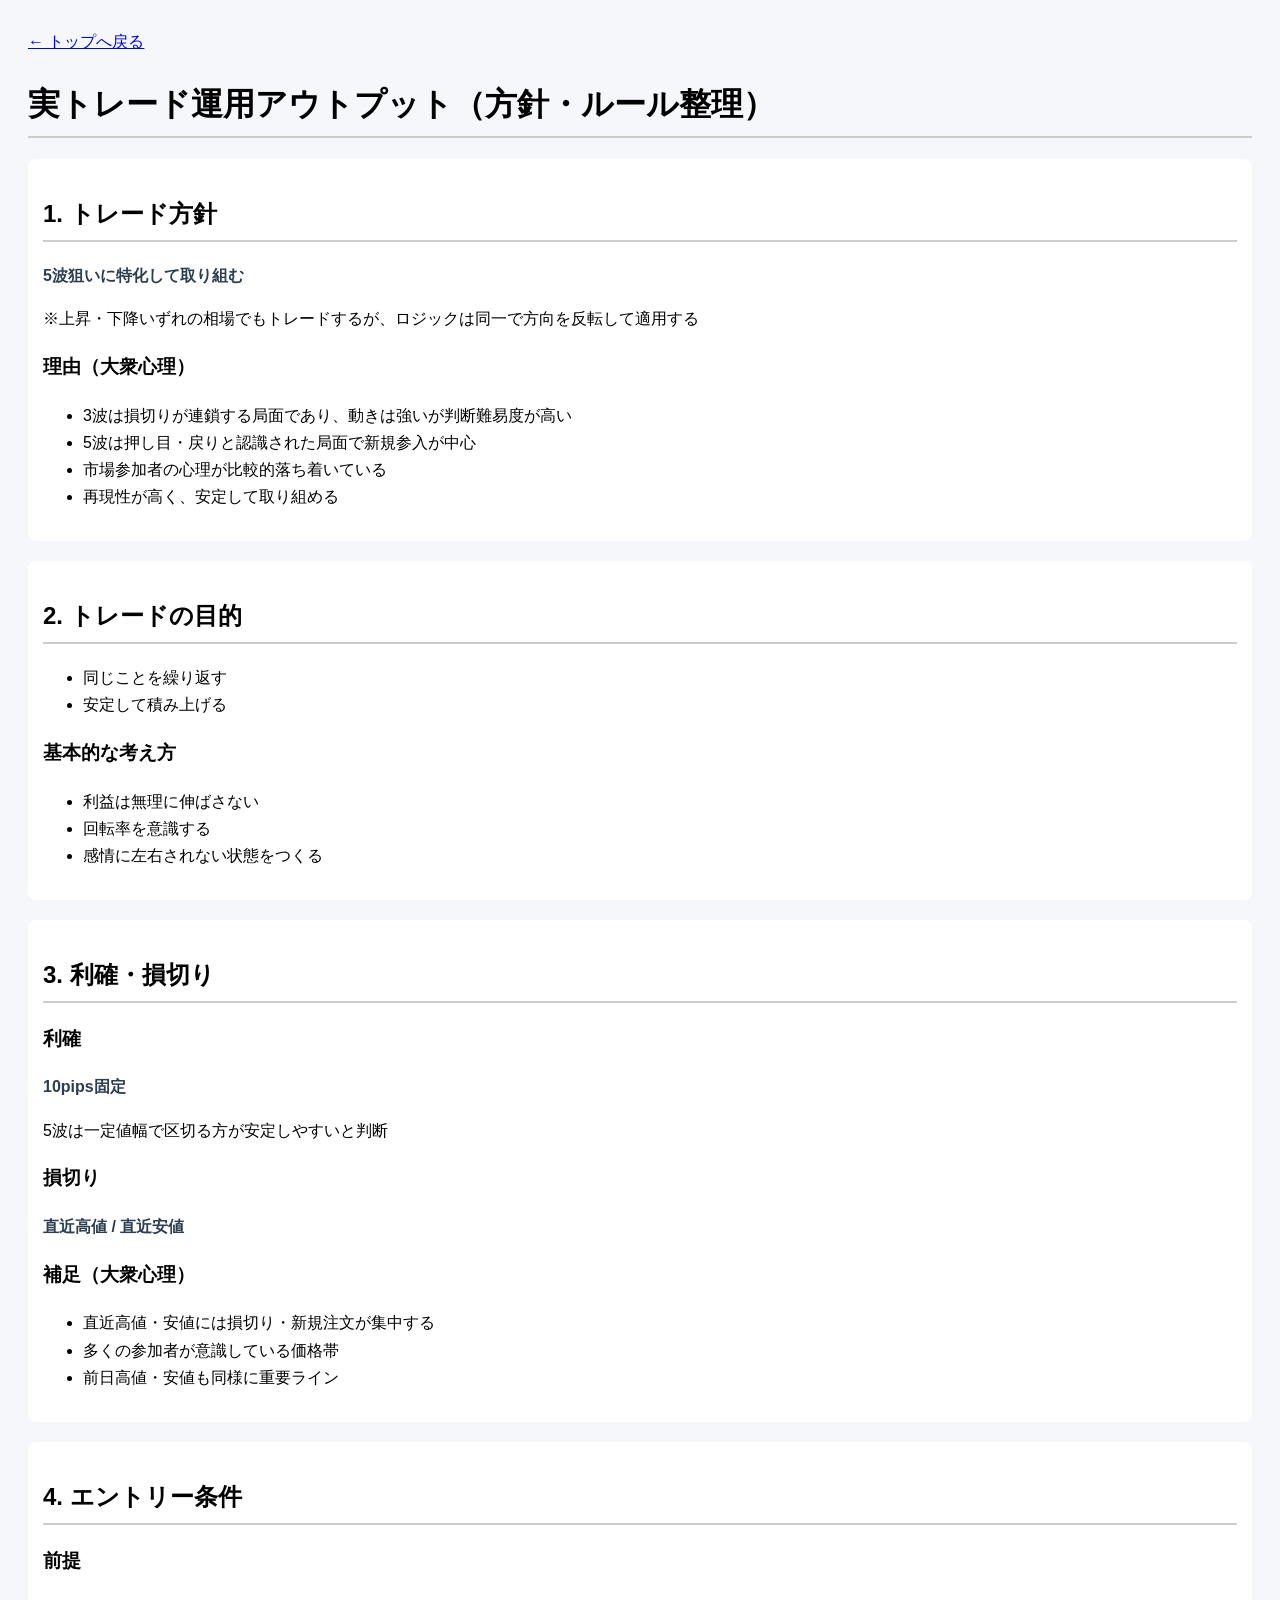
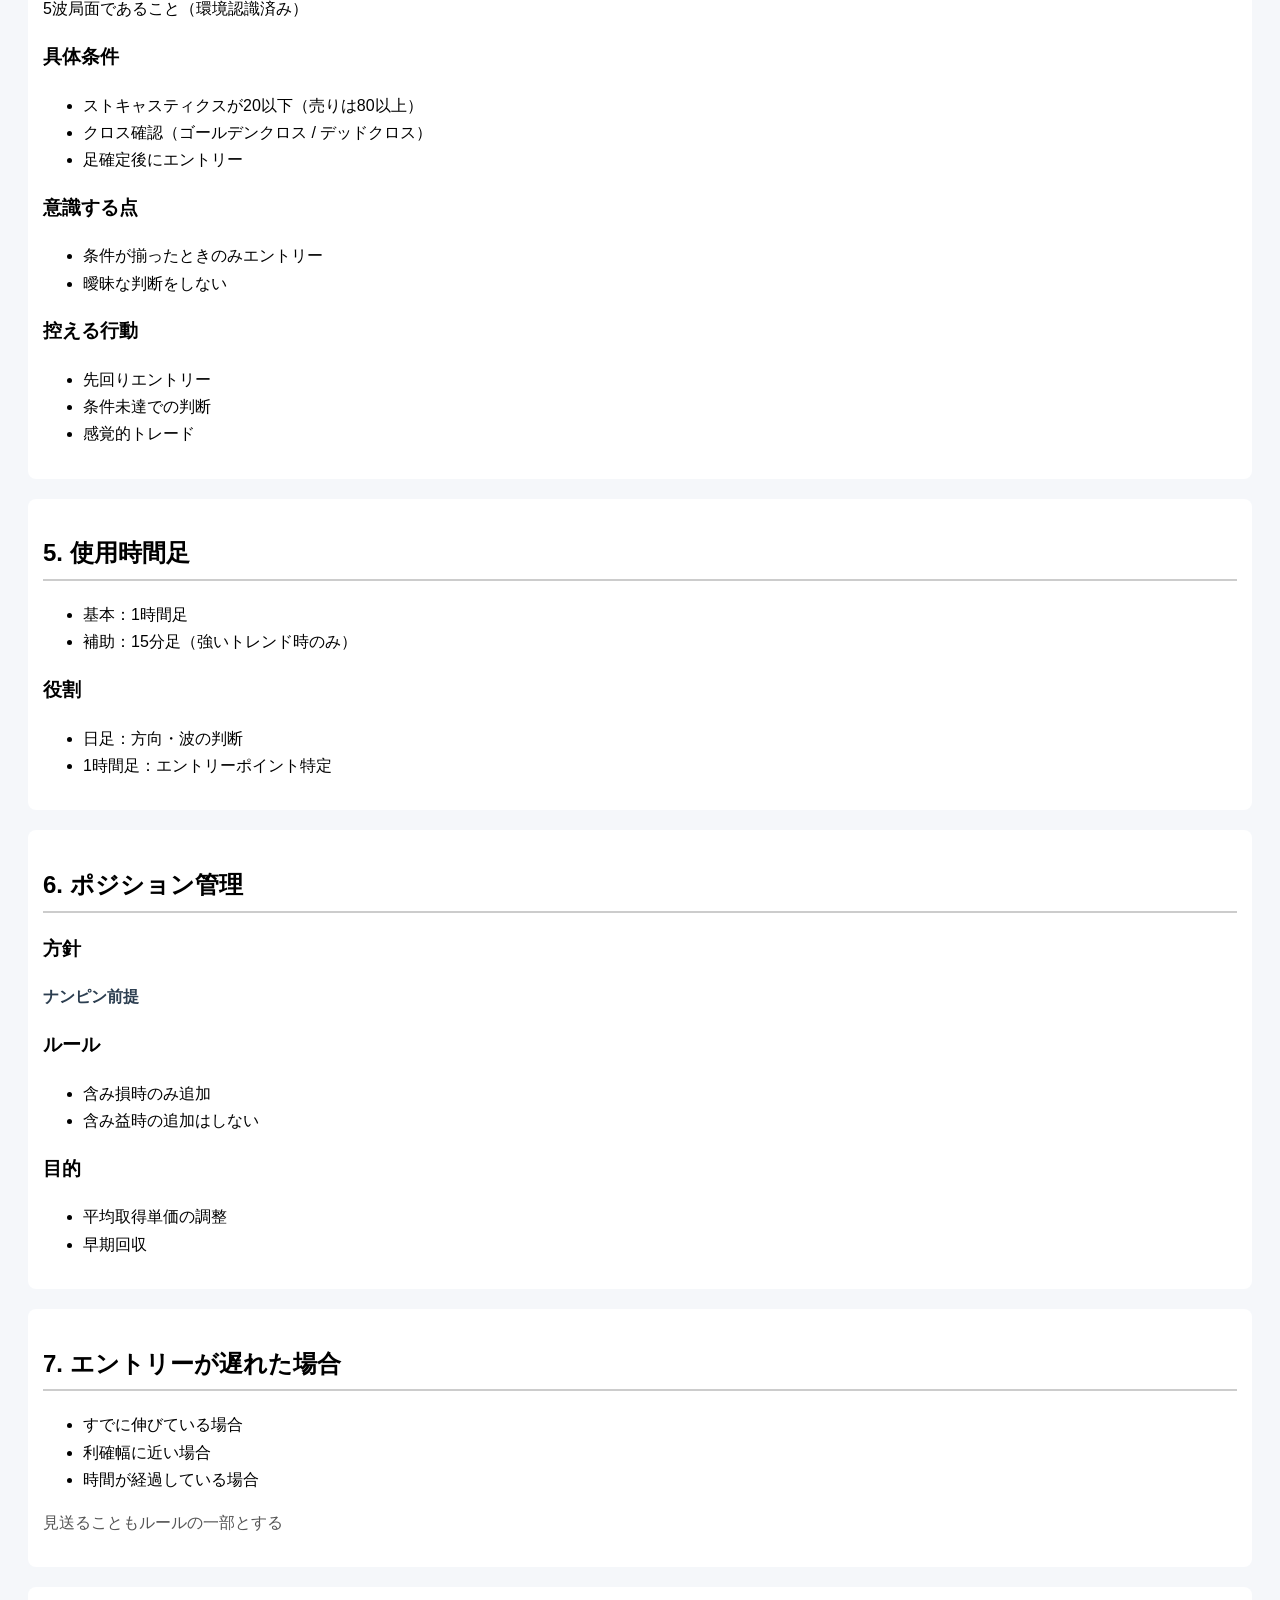
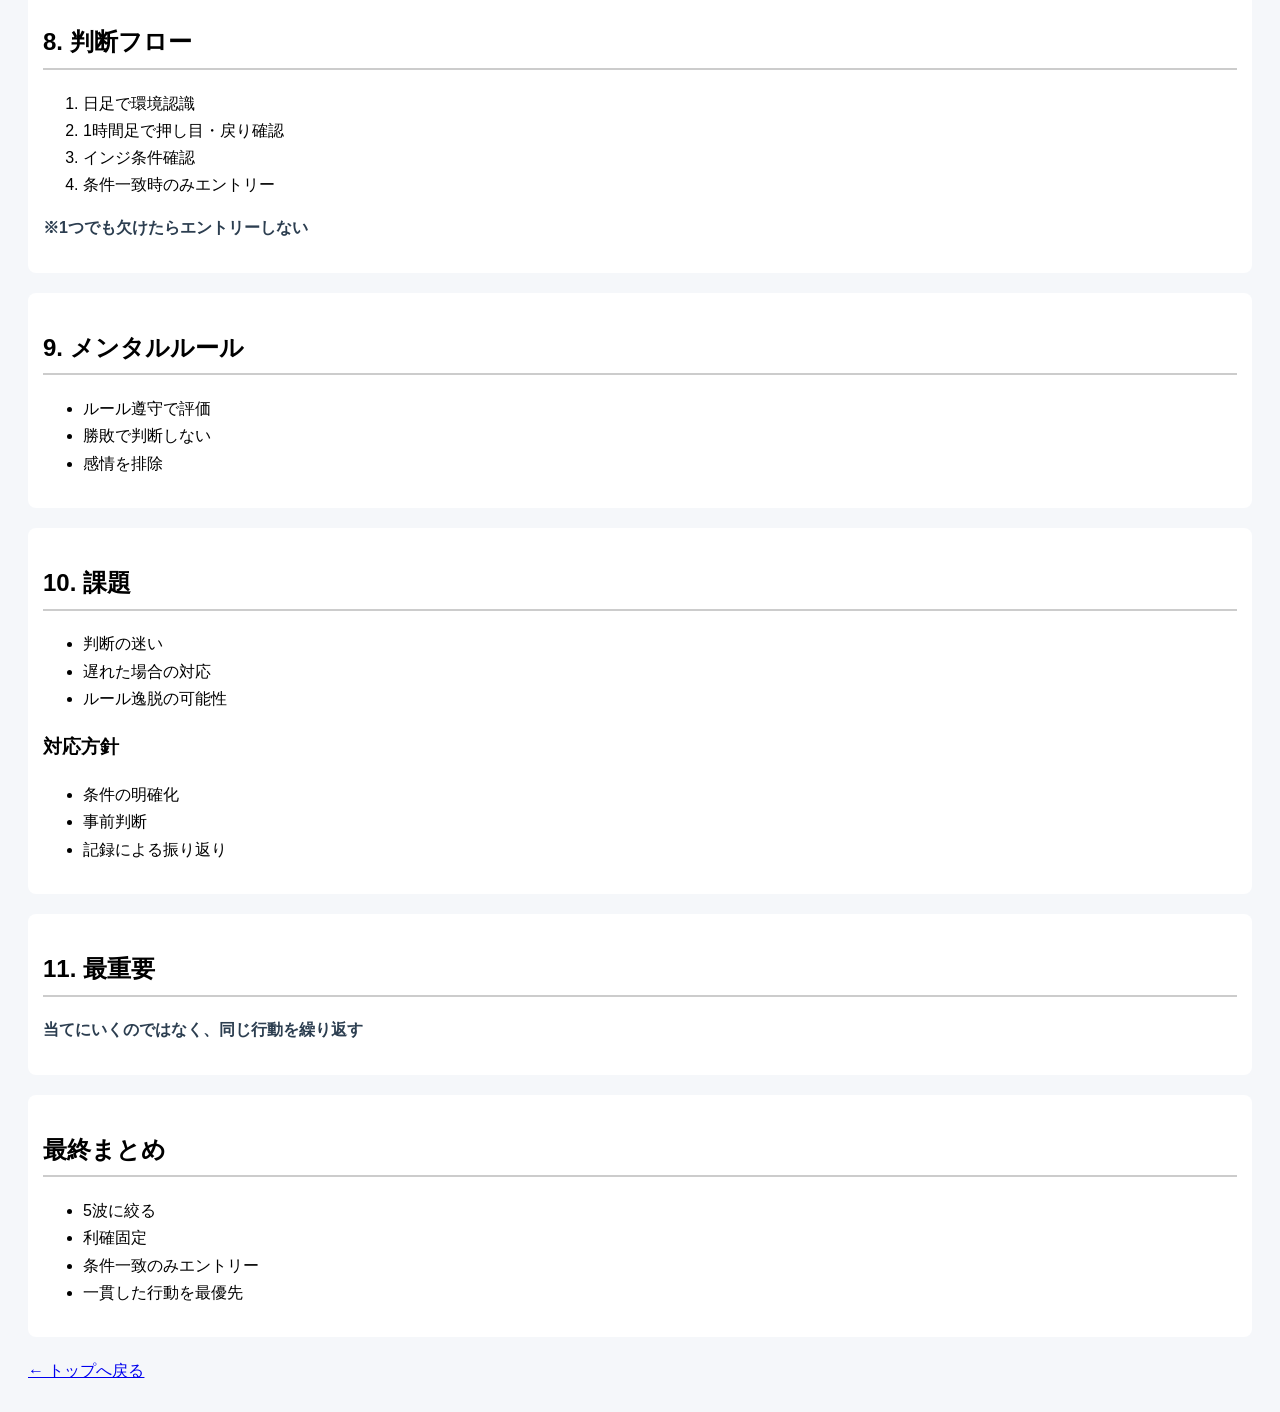
<file: my_rule5.html>
<!DOCTYPE html>
<html lang="ja">
<head>
<meta charset="UTF-8">
<meta name="viewport" content="width=device-width, initial-scale=1.0">
<title>実トレード運用（方針・ルール整理）</title>
<style>
body {
  font-family: Arial, sans-serif;
  line-height: 1.7;
  padding: 20px;
  background-color: #f5f7fa;
}
h1, h2 {
  border-bottom: 2px solid #ccc;
  padding-bottom: 5px;
}
.section {
  background: #fff;
  padding: 15px;
  margin-bottom: 20px;
  border-radius: 8px;
}
.highlight {
  font-weight: bold;
  color: #2c3e50;
}
.note {
  color: #555;
}
</style>
</head>

<body>

<a href="../index_trade.html">← トップへ戻る</a>

<h1>実トレード運用アウトプット（方針・ルール整理）</h1>

<div class="section">
<h2>1. トレード方針</h2>
<p class="highlight">5波狙いに特化して取り組む</p>
<p>※上昇・下降いずれの相場でもトレードするが、ロジックは同一で方向を反転して適用する</p>

<h3>理由（大衆心理）</h3>
<ul>
<li>3波は損切りが連鎖する局面であり、動きは強いが判断難易度が高い</li>
<li>5波は押し目・戻りと認識された局面で新規参入が中心</li>
<li>市場参加者の心理が比較的落ち着いている</li>
<li>再現性が高く、安定して取り組める</li>
</ul>
</div>

<div class="section">
<h2>2. トレードの目的</h2>
<ul>
<li>同じことを繰り返す</li>
<li>安定して積み上げる</li>
</ul>

<h3>基本的な考え方</h3>
<ul>
<li>利益は無理に伸ばさない</li>
<li>回転率を意識する</li>
<li>感情に左右されない状態をつくる</li>
</ul>
</div>

<div class="section">
<h2>3. 利確・損切り</h2>

<h3>利確</h3>
<p class="highlight">10pips固定</p>
<p>5波は一定値幅で区切る方が安定しやすいと判断</p>

<h3>損切り</h3>
<p class="highlight">直近高値 / 直近安値</p>

<h3>補足（大衆心理）</h3>
<ul>
<li>直近高値・安値には損切り・新規注文が集中する</li>
<li>多くの参加者が意識している価格帯</li>
<li>前日高値・安値も同様に重要ライン</li>
</ul>
</div>

<div class="section">
<h2>4. エントリー条件</h2>

<h3>前提</h3>
<p>5波局面であること（環境認識済み）</p>

<h3>具体条件</h3>
<ul>
<li>ストキャスティクスが20以下（売りは80以上）</li>
<li>クロス確認（ゴールデンクロス / デッドクロス）</li>
<li>足確定後にエントリー</li>
</ul>

<h3>意識する点</h3>
<ul>
<li>条件が揃ったときのみエントリー</li>
<li>曖昧な判断をしない</li>
</ul>

<h3>控える行動</h3>
<ul>
<li>先回りエントリー</li>
<li>条件未達での判断</li>
<li>感覚的トレード</li>
</ul>
</div>

<div class="section">
<h2>5. 使用時間足</h2>
<ul>
<li>基本：1時間足</li>
<li>補助：15分足（強いトレンド時のみ）</li>
</ul>

<h3>役割</h3>
<ul>
<li>日足：方向・波の判断</li>
<li>1時間足：エントリーポイント特定</li>
</ul>
</div>

<div class="section">
<h2>6. ポジション管理</h2>

<h3>方針</h3>
<p class="highlight">ナンピン前提</p>

<h3>ルール</h3>
<ul>
<li>含み損時のみ追加</li>
<li>含み益時の追加はしない</li>
</ul>

<h3>目的</h3>
<ul>
<li>平均取得単価の調整</li>
<li>早期回収</li>
</ul>
</div>

<div class="section">
<h2>7. エントリーが遅れた場合</h2>
<ul>
<li>すでに伸びている場合</li>
<li>利確幅に近い場合</li>
<li>時間が経過している場合</li>
</ul>

<p class="note">見送ることもルールの一部とする</p>
</div>

<div class="section">
<h2>8. 判断フロー</h2>
<ol>
<li>日足で環境認識</li>
<li>1時間足で押し目・戻り確認</li>
<li>インジ条件確認</li>
<li>条件一致時のみエントリー</li>
</ol>

<p class="highlight">※1つでも欠けたらエントリーしない</p>
</div>

<div class="section">
<h2>9. メンタルルール</h2>
<ul>
<li>ルール遵守で評価</li>
<li>勝敗で判断しない</li>
<li>感情を排除</li>
</ul>
</div>

<div class="section">
<h2>10. 課題</h2>
<ul>
<li>判断の迷い</li>
<li>遅れた場合の対応</li>
<li>ルール逸脱の可能性</li>
</ul>

<h3>対応方針</h3>
<ul>
<li>条件の明確化</li>
<li>事前判断</li>
<li>記録による振り返り</li>
</ul>
</div>

<div class="section">
<h2>11. 最重要</h2>
<p class="highlight">当てにいくのではなく、同じ行動を繰り返す</p>
</div>

<div class="section">
<h2>最終まとめ</h2>
<ul>
<li>5波に絞る</li>
<li>利確固定</li>
<li>条件一致のみエントリー</li>
<li>一貫した行動を最優先</li>
</ul>
</div>

<a href="../index_trade.html">← トップへ戻る</a>

</body>
</html>
</file>
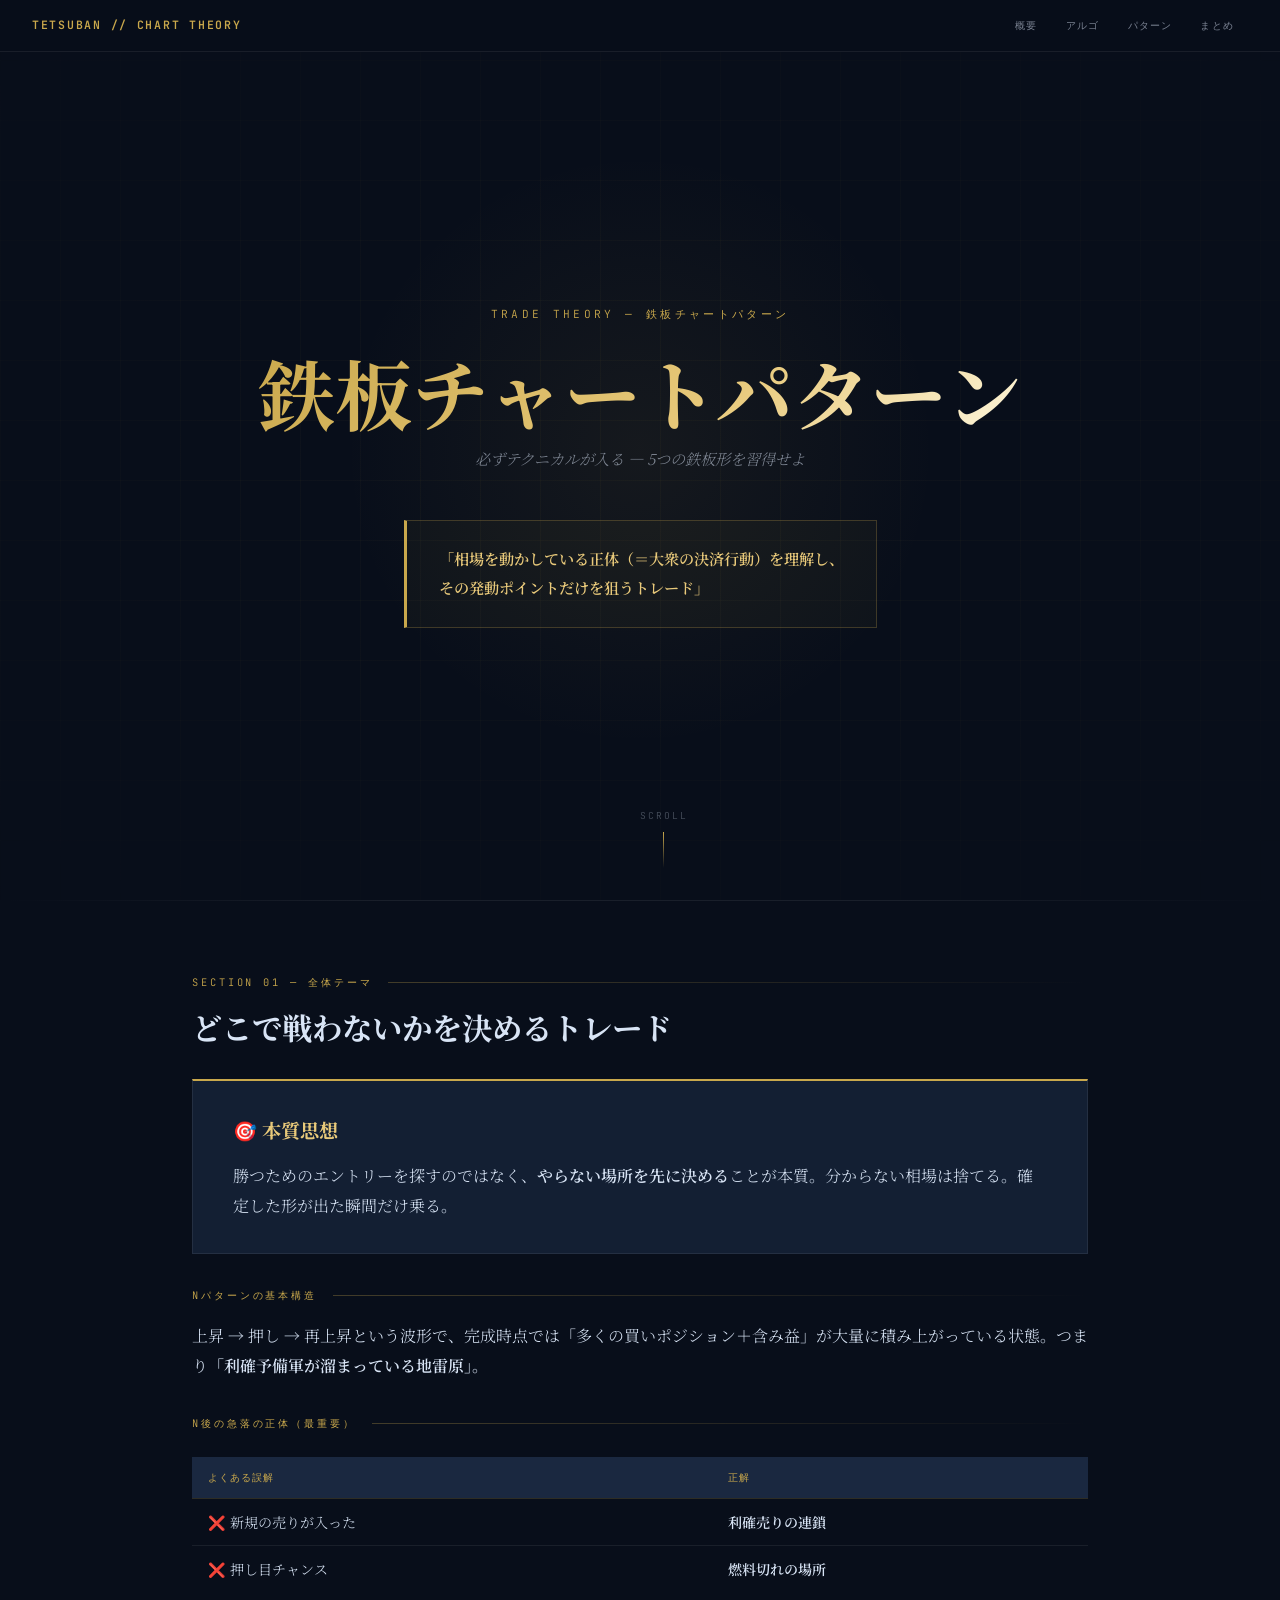
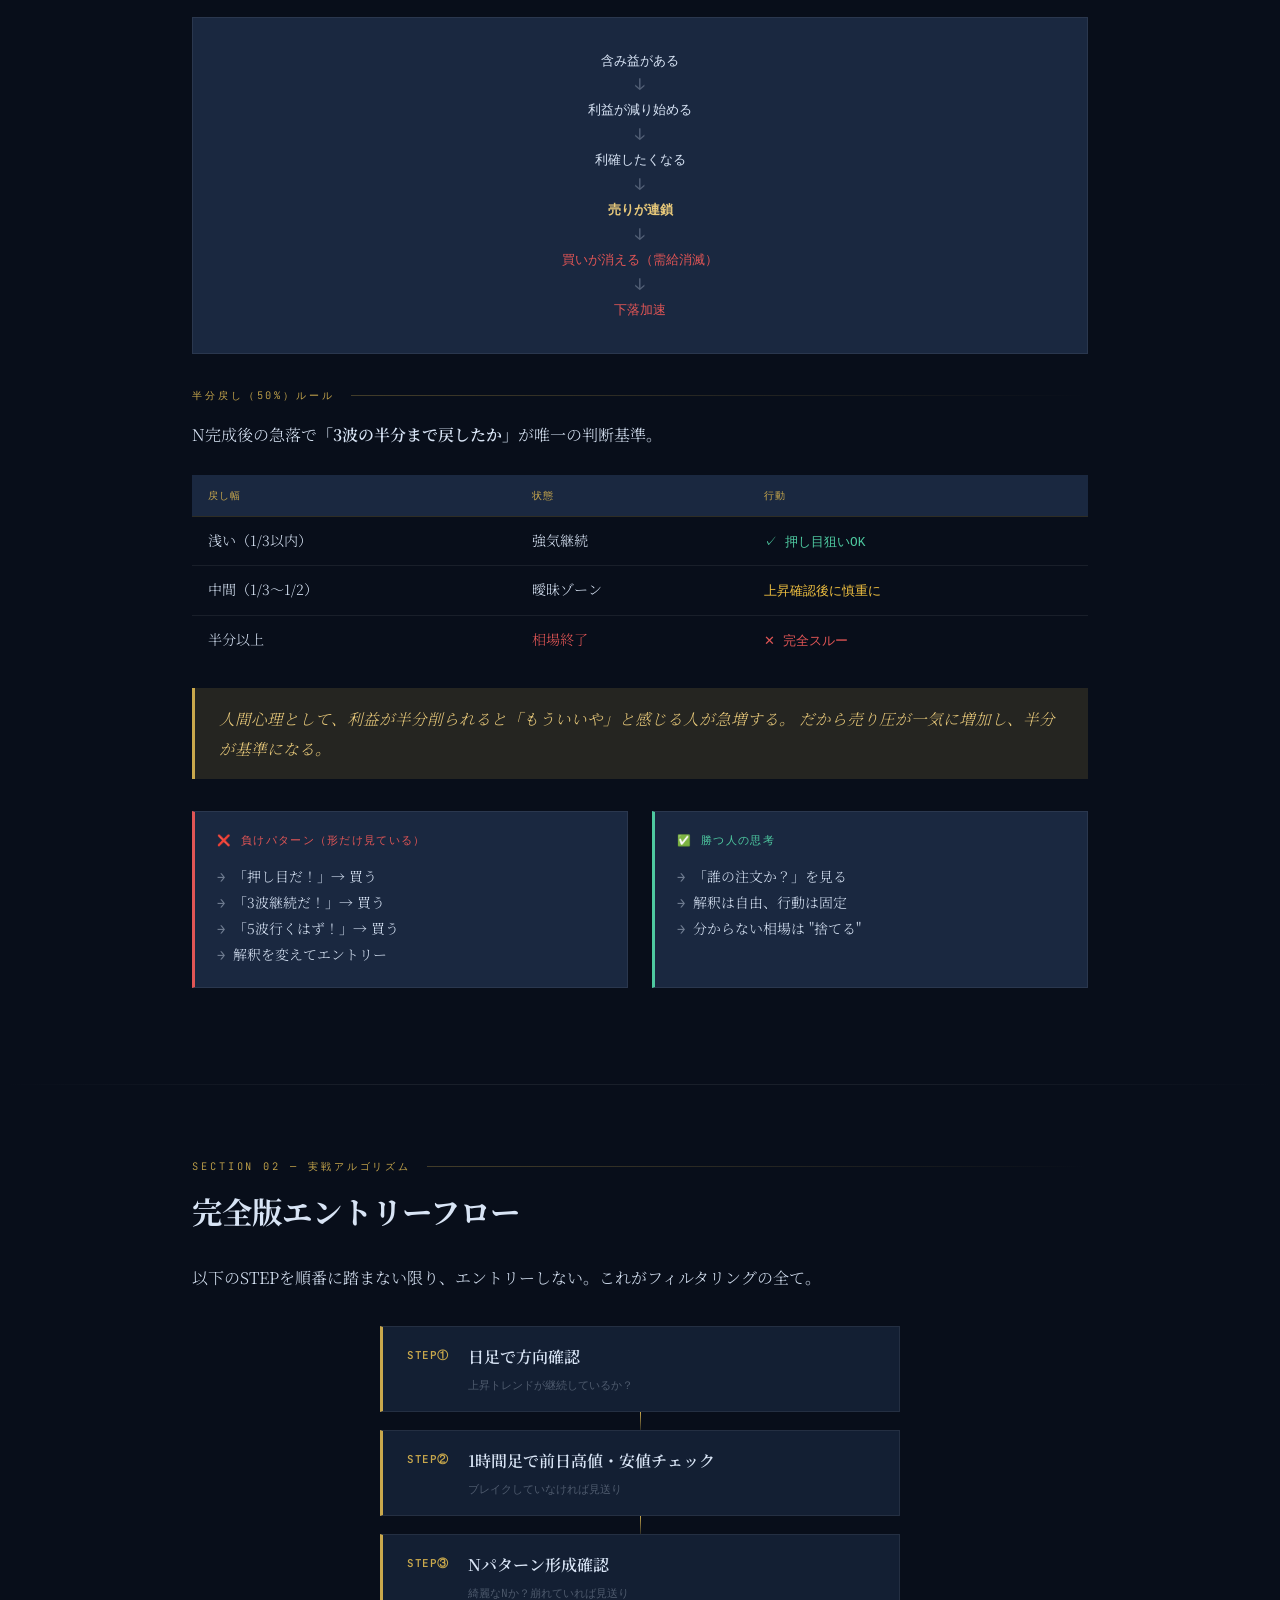
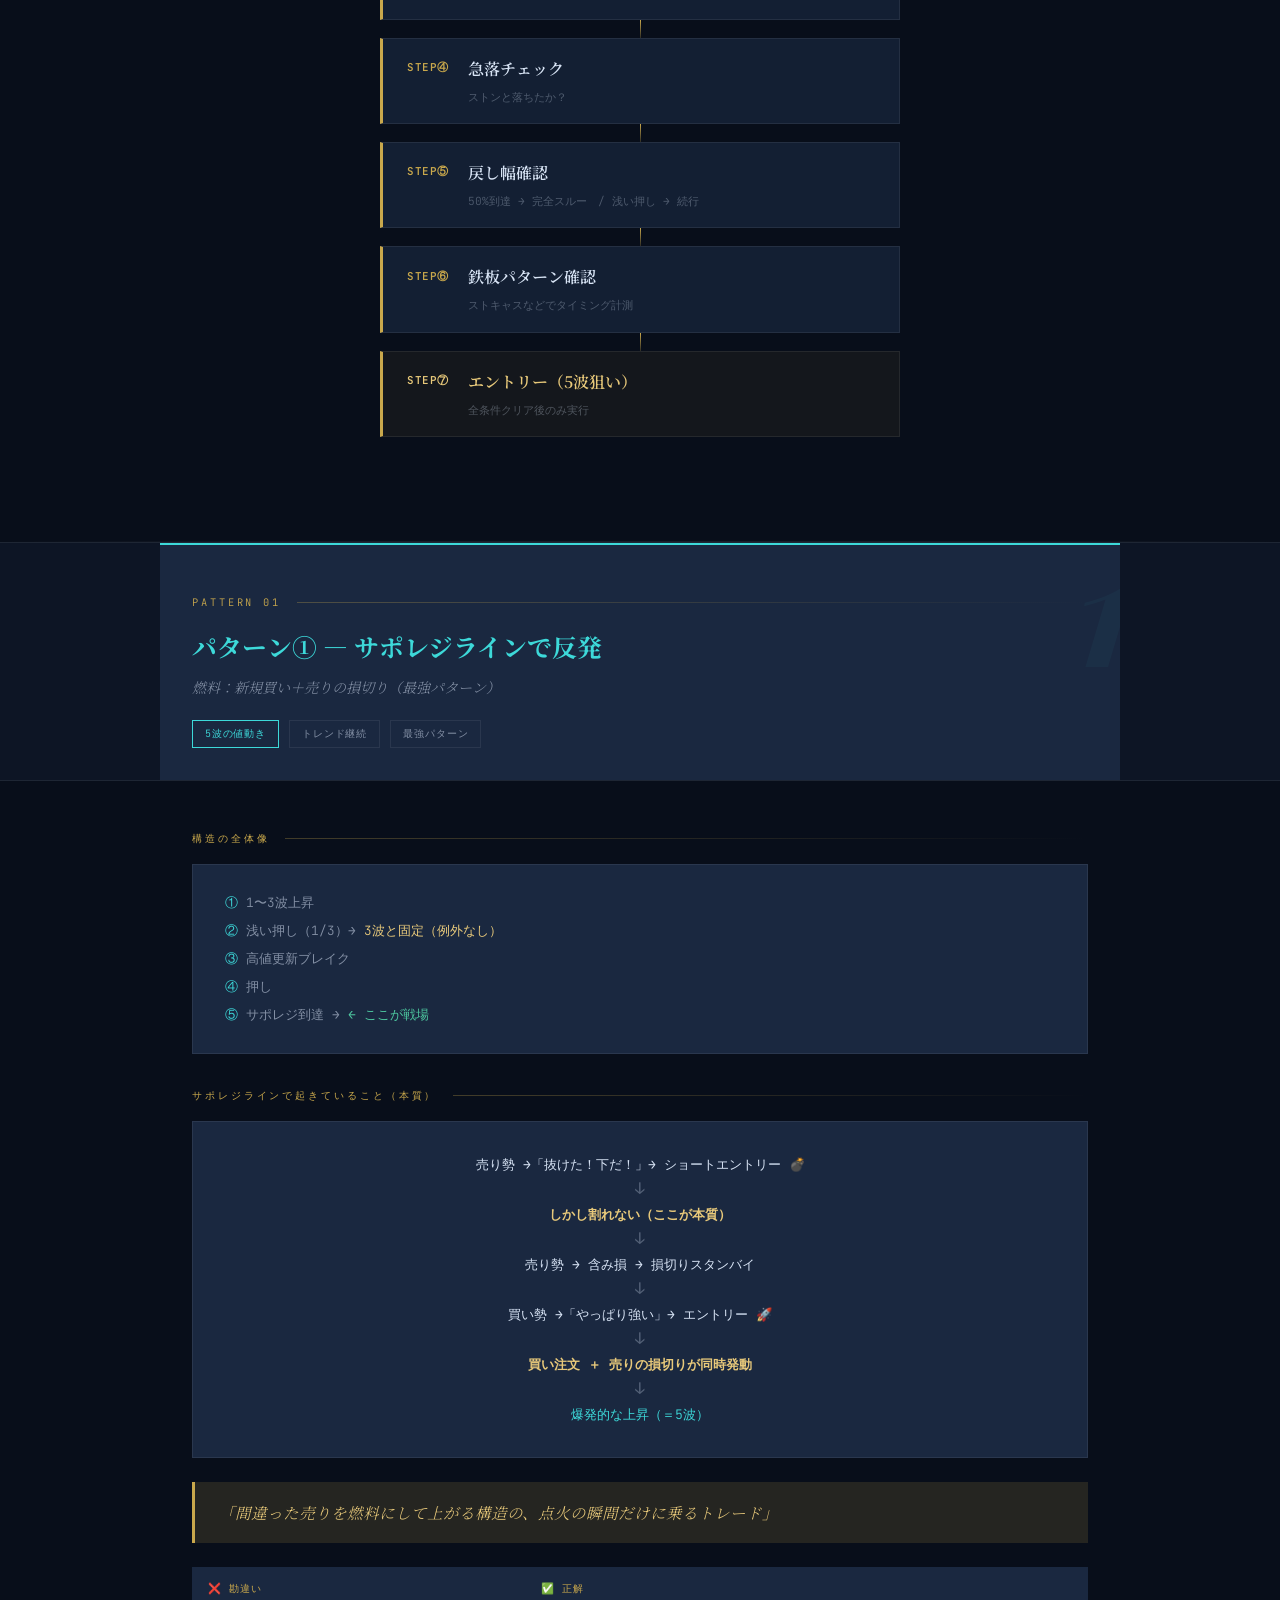
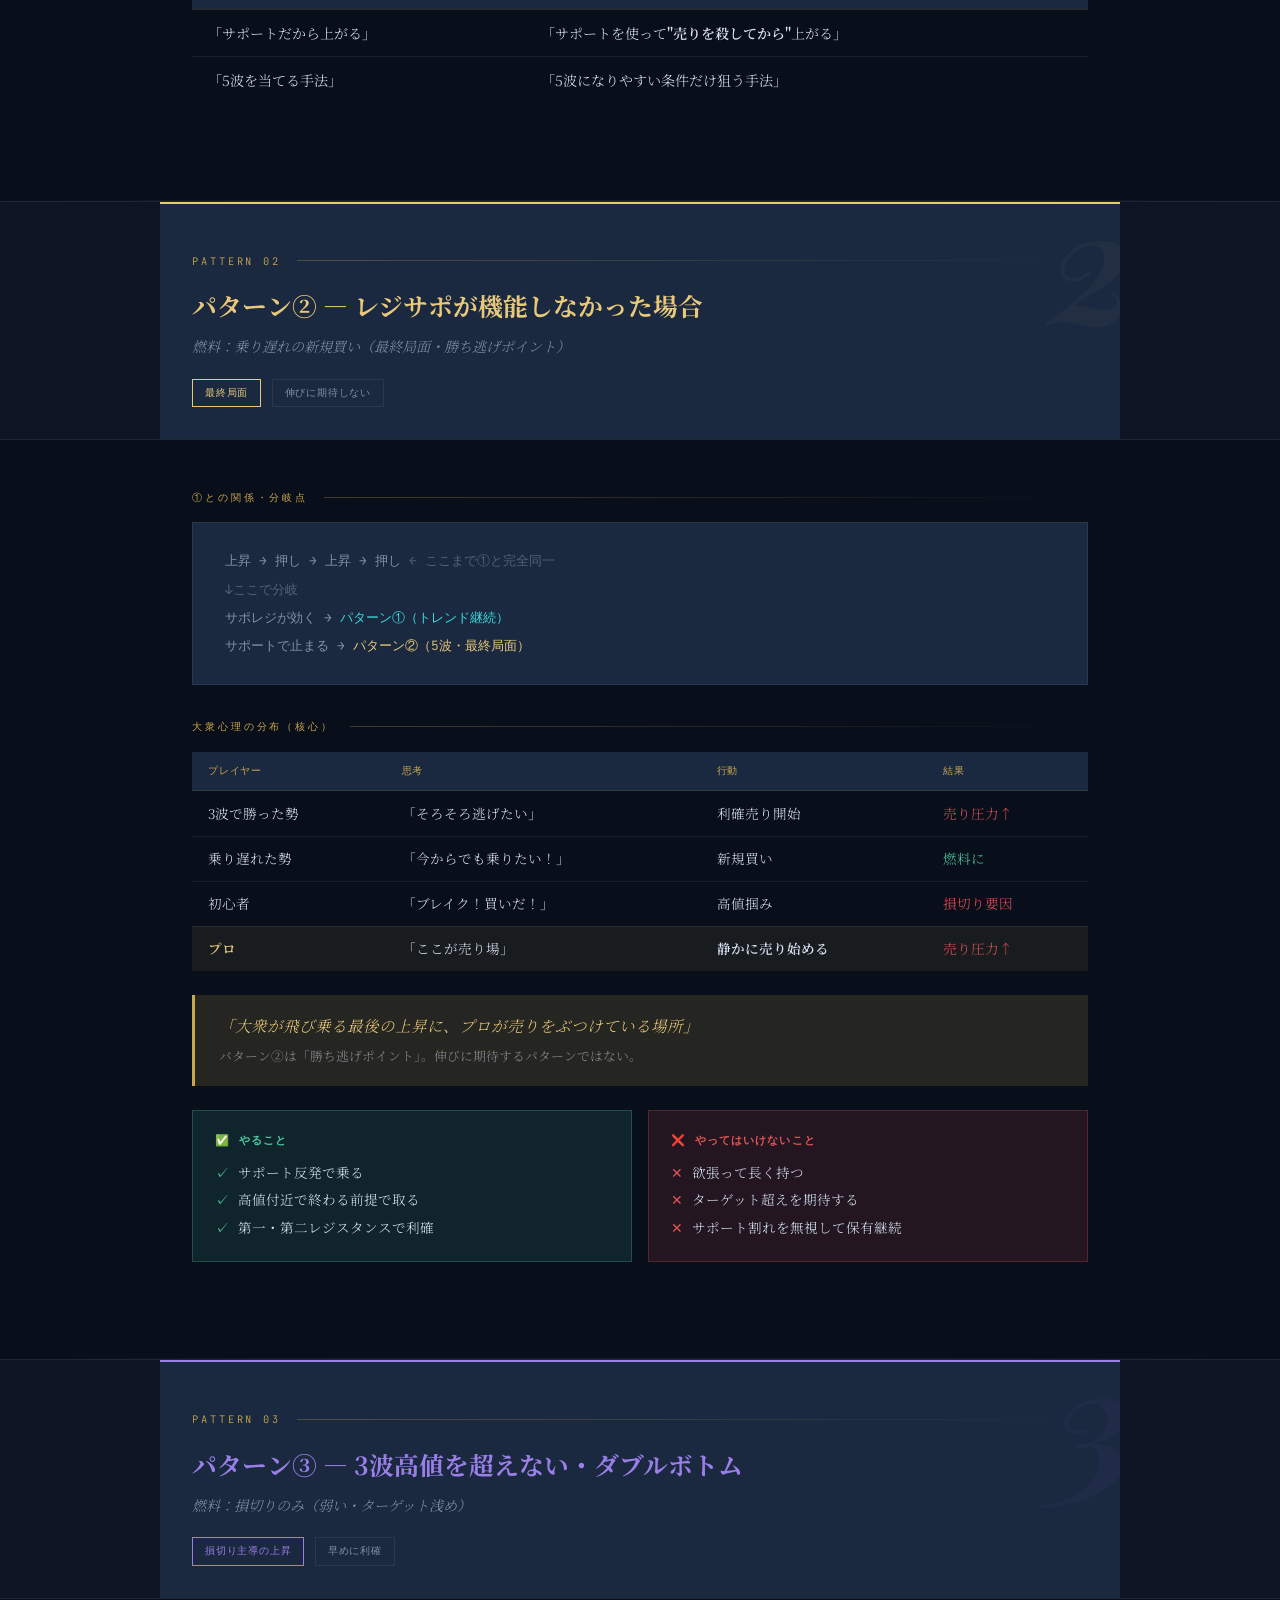
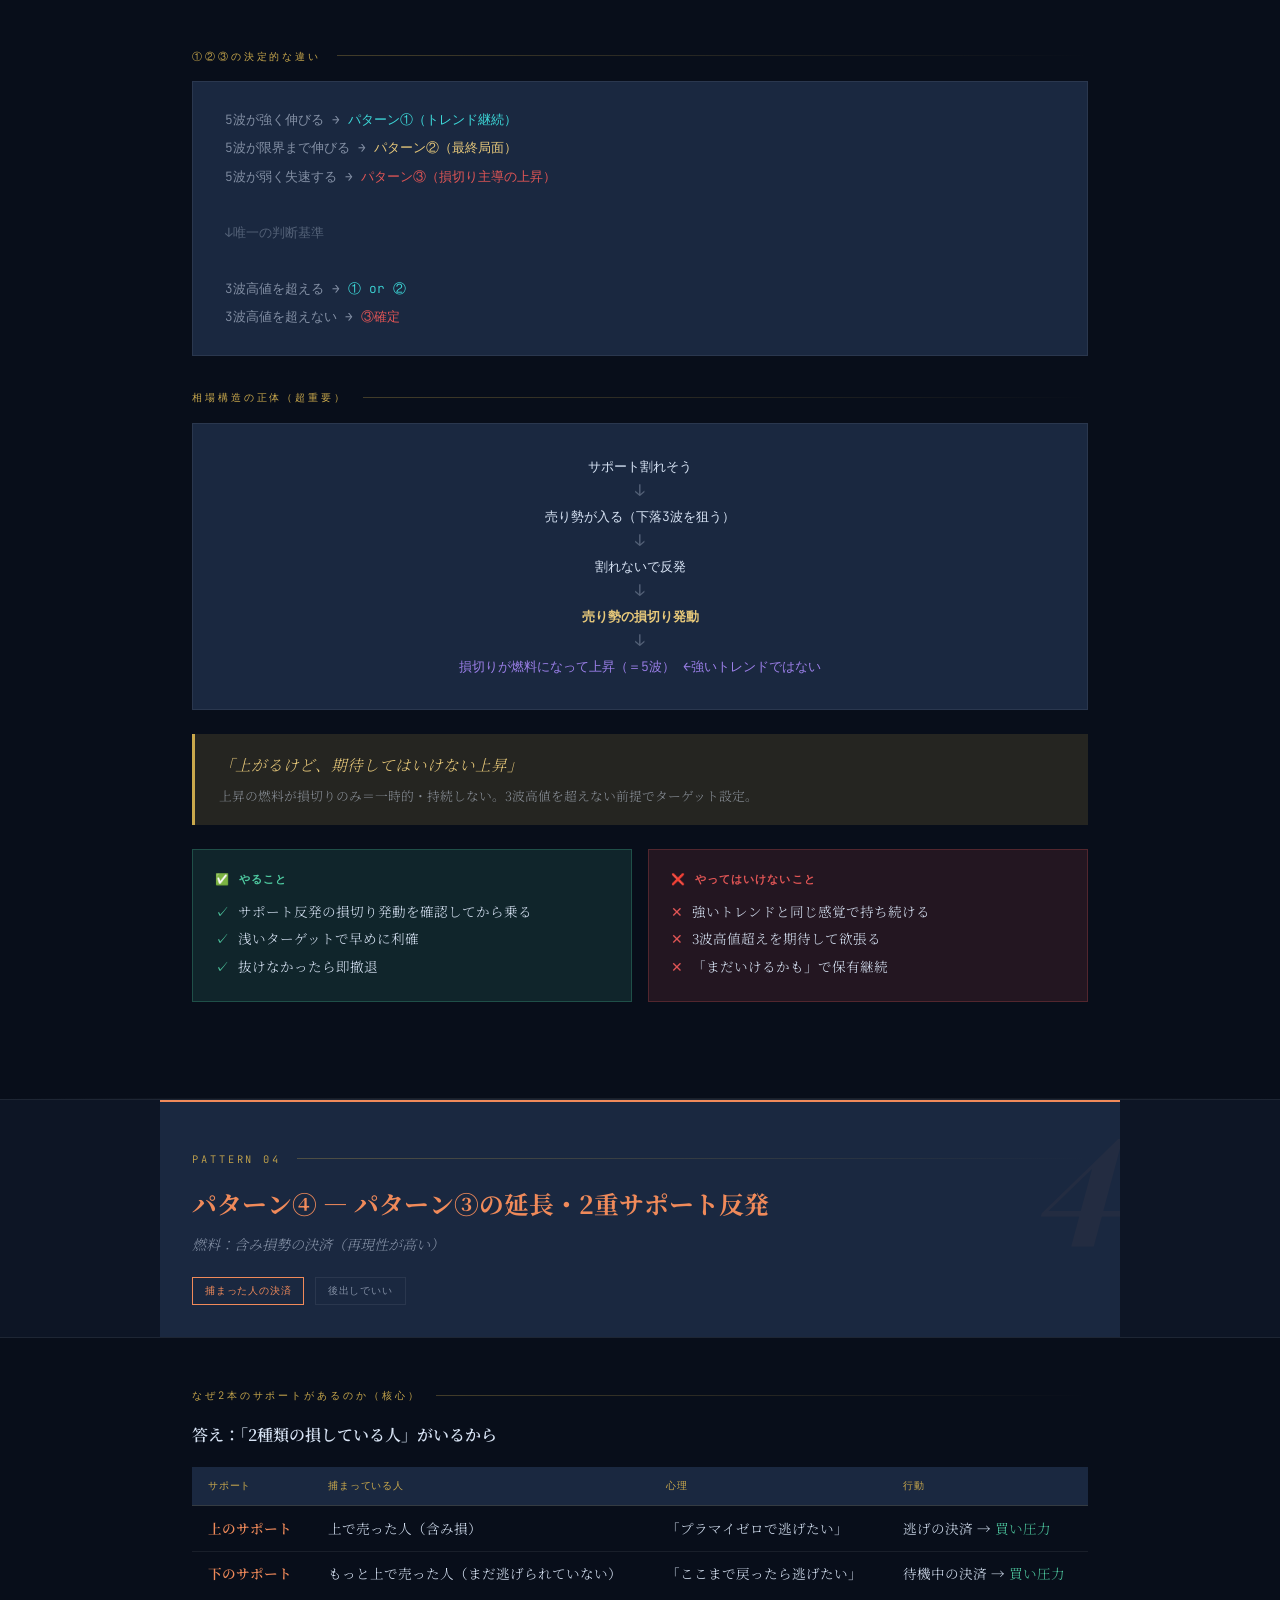
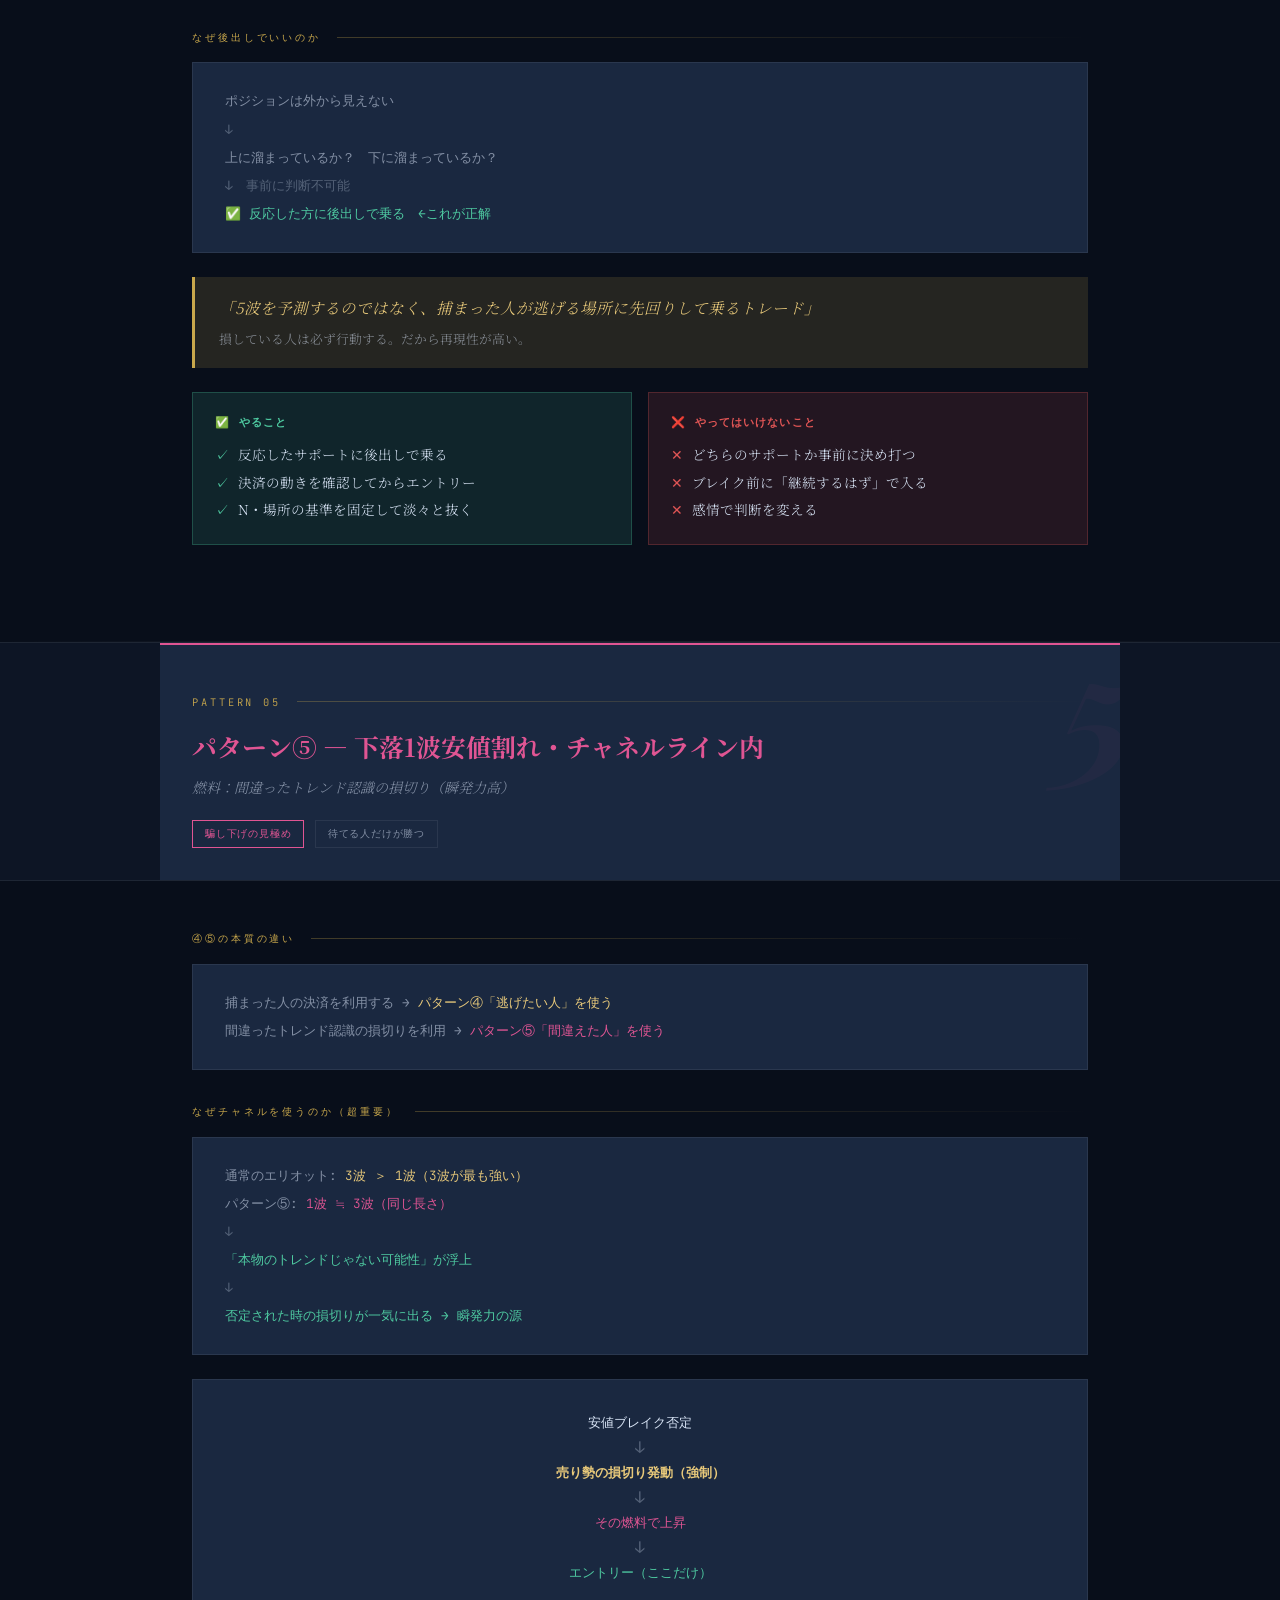
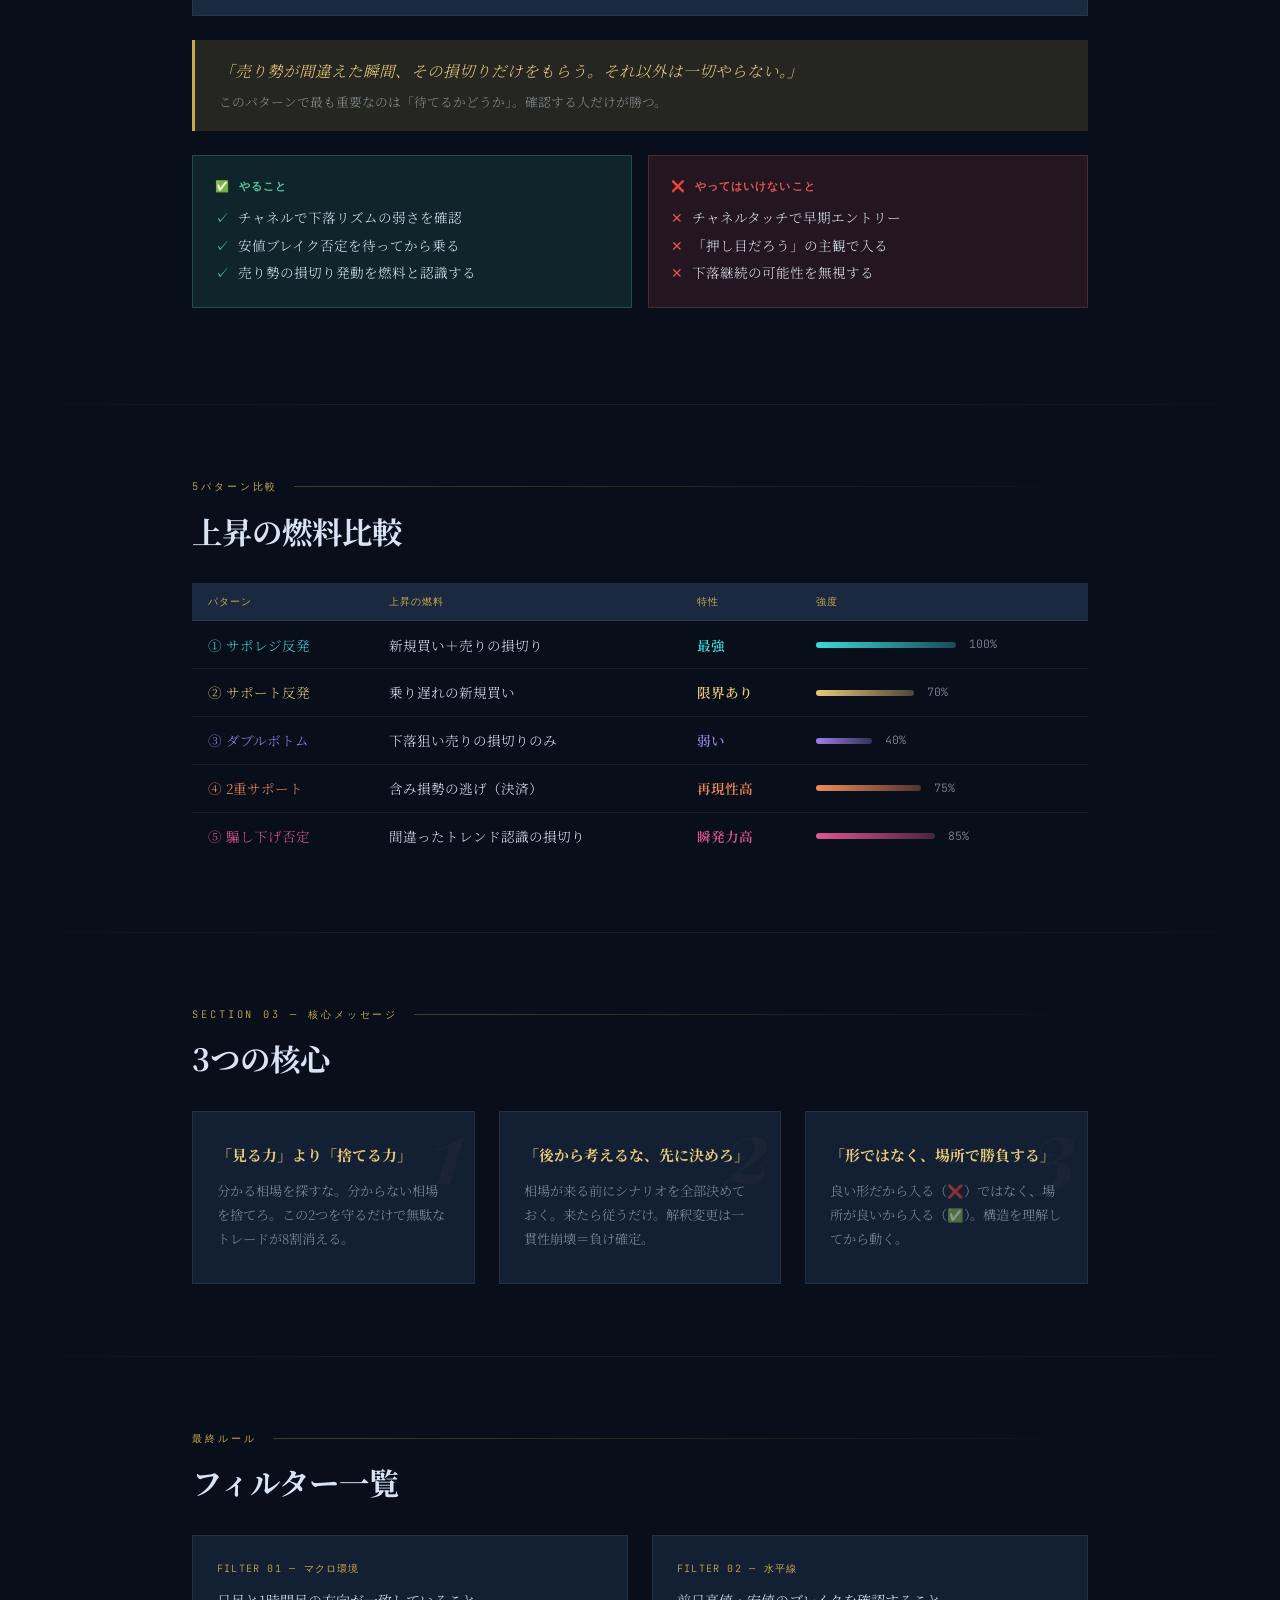
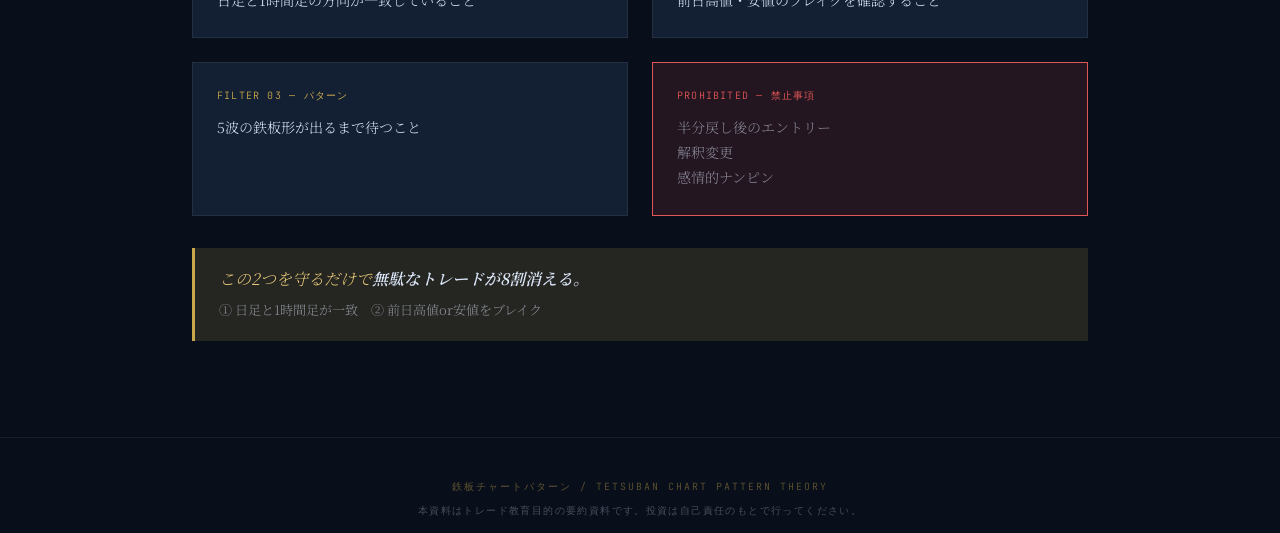
<file: teppan.html>
<!DOCTYPE html>
<html lang="ja">
<head>
<meta charset="UTF-8">
<meta name="viewport" content="width=device-width, initial-scale=1.0">
<title>鉄板チャートパターン｜トレード理論</title>
<link href="https://fonts.googleapis.com/css2?family=Noto+Serif+JP:wght@300;400;600;700&family=JetBrains+Mono:wght@300;400;600&family=Playfair+Display:ital,wght@0,700;1,400&display=swap" rel="stylesheet">
<style>
  :root {
    --bg: #080e1a;
    --bg2: #0d1525;
    --bg3: #111d30;
    --surface: #131f33;
    --surface2: #1a2840;
    --border: rgba(255,255,255,0.07);
    --gold: #c9a84c;
    --gold2: #e8c97a;
    --gold-dim: rgba(201,168,76,0.15);
    --cyan: #3dd9d9;
    --cyan-dim: rgba(61,217,217,0.12);
    --red: #e05555;
    --red-dim: rgba(224,85,85,0.12);
    --green: #4ec9a0;
    --green-dim: rgba(78,201,160,0.12);
    --yellow: #f0c040;
    --text: #d8e4f5;
    --text-dim: rgba(216,228,245,0.55);
    --text-muted: rgba(216,228,245,0.3);
    --p1: #3dd9d9;
    --p2: #e8c97a;
    --p3: #9b7fe8;
    --p4: #f08a5a;
    --p5: #e05593;
  }

  * { margin: 0; padding: 0; box-sizing: border-box; }
  html { scroll-behavior: smooth; }

  body {
    background: var(--bg);
    color: var(--text);
    font-family: 'Noto Serif JP', serif;
    font-weight: 300;
    line-height: 1.8;
    overflow-x: hidden;
  }

  /* NAV */
  nav {
    position: fixed;
    top: 0; left: 0; right: 0;
    z-index: 100;
    background: rgba(8,14,26,0.9);
    backdrop-filter: blur(20px);
    border-bottom: 1px solid var(--border);
    padding: 0 2rem;
    height: 52px;
    display: flex;
    align-items: center;
  }
  nav .logo {
    font-family: 'JetBrains Mono', monospace;
    font-size: 0.72rem;
    color: var(--gold);
    letter-spacing: 0.15em;
    font-weight: 600;
    margin-right: auto;
  }
  nav a {
    color: var(--text-dim);
    text-decoration: none;
    font-family: 'JetBrains Mono', monospace;
    font-size: 0.65rem;
    letter-spacing: 0.1em;
    padding: 0 0.9rem;
    transition: color 0.2s;
  }
  nav a:hover { color: var(--gold2); }

  /* HERO */
  .hero {
    min-height: 100vh;
    display: flex;
    flex-direction: column;
    justify-content: center;
    align-items: center;
    position: relative;
    padding: 6rem 2rem 4rem;
    text-align: center;
    overflow: hidden;
  }
  .hero-grid {
    position: absolute;
    inset: 0;
    background-image:
      linear-gradient(rgba(201,168,76,0.04) 1px, transparent 1px),
      linear-gradient(90deg, rgba(201,168,76,0.04) 1px, transparent 1px);
    background-size: 60px 60px;
    mask-image: radial-gradient(ellipse 80% 70% at 50% 50%, black 20%, transparent 100%);
  }
  .hero-glow {
    position: absolute;
    width: 600px; height: 600px;
    background: radial-gradient(circle, rgba(201,168,76,0.07) 0%, transparent 70%);
    top: 50%; left: 50%;
    transform: translate(-50%, -50%);
    pointer-events: none;
  }
  .hero-tag {
    font-family: 'JetBrains Mono', monospace;
    font-size: 0.7rem;
    letter-spacing: 0.3em;
    color: var(--gold);
    text-transform: uppercase;
    margin-bottom: 1.5rem;
    opacity: 0;
    animation: fadeUp 0.8s 0.2s forwards;
  }
  .hero h1 {
    font-size: clamp(2.6rem, 6.5vw, 4.8rem);
    font-weight: 700;
    line-height: 1.15;
    margin-bottom: 0.5rem;
    opacity: 0;
    animation: fadeUp 0.8s 0.35s forwards;
  }
  .hero h1 span {
    background: linear-gradient(135deg, var(--gold) 0%, var(--gold2) 60%, #fff8e0 100%);
    -webkit-background-clip: text;
    -webkit-text-fill-color: transparent;
    background-clip: text;
  }
  .hero-sub {
    font-size: 0.95rem;
    color: var(--text-dim);
    font-style: italic;
    margin-bottom: 3rem;
    opacity: 0;
    animation: fadeUp 0.8s 0.5s forwards;
  }
  .hero-quote {
    max-width: 580px;
    padding: 1.5rem 2rem;
    border: 1px solid rgba(201,168,76,0.25);
    border-left: 3px solid var(--gold);
    background: rgba(201,168,76,0.04);
    text-align: left;
    font-size: 0.95rem;
    line-height: 1.9;
    opacity: 0;
    animation: fadeUp 0.8s 0.65s forwards;
  }
  .hero-quote strong { color: var(--gold2); font-weight: 600; }
  .hero-scroll {
    position: absolute;
    bottom: 2rem;
    left: 50%;
    transform: translateX(-50%);
    font-family: 'JetBrains Mono', monospace;
    font-size: 0.6rem;
    letter-spacing: 0.2em;
    color: var(--text-muted);
    display: flex;
    flex-direction: column;
    align-items: center;
    gap: 0.5rem;
    animation: fadeUp 1s 1.2s both;
  }
  .hero-scroll::after {
    content: '';
    width: 1px;
    height: 36px;
    background: linear-gradient(var(--gold), transparent);
    animation: scrollLine 1.6s ease-in-out infinite;
  }
  @keyframes scrollLine {
    0%,100% { opacity: 0.3; transform: scaleY(0.8); }
    50% { opacity: 1; transform: scaleY(1); }
  }
  @keyframes fadeUp {
    from { opacity: 0; transform: translateY(18px); }
    to { opacity: 1; transform: translateY(0); }
  }

  /* LAYOUT */
  .section {
    max-width: 960px;
    margin: 0 auto;
    padding: 4.5rem 2rem;
  }
  .divider {
    height: 1px;
    background: linear-gradient(90deg, transparent, var(--border) 30%, var(--border) 70%, transparent);
  }
  .section-label {
    font-family: 'JetBrains Mono', monospace;
    font-size: 0.65rem;
    letter-spacing: 0.28em;
    color: var(--gold);
    text-transform: uppercase;
    margin-bottom: 1rem;
    display: flex;
    align-items: center;
    gap: 1rem;
  }
  .section-label::after {
    content: '';
    flex: 1;
    height: 1px;
    background: linear-gradient(90deg, rgba(201,168,76,0.3), transparent);
  }
  .section h2 {
    font-size: clamp(1.4rem, 2.8vw, 1.9rem);
    font-weight: 700;
    line-height: 1.3;
    margin-bottom: 2rem;
  }
  p { line-height: 1.9; margin-bottom: 1rem; }
  p:last-child { margin-bottom: 0; }
  strong { font-weight: 600; color: var(--text); }

  /* THEME BOX */
  .theme-box {
    background: var(--surface);
    border: 1px solid var(--border);
    border-top: 2px solid var(--gold);
    padding: 2rem 2.5rem;
    margin-bottom: 2rem;
  }
  .theme-box h3 {
    font-size: 1.2rem;
    font-weight: 700;
    color: var(--gold2);
    margin-bottom: 0.8rem;
  }

  /* FLOW CHAIN */
  .flow-chain {
    background: var(--surface2);
    border: 1px solid var(--border);
    padding: 1.8rem 2rem;
    font-family: 'JetBrains Mono', monospace;
    font-size: 0.82rem;
    line-height: 2.1;
    color: var(--cyan);
  }
  .flow-chain .arrow {
    display: block;
    color: var(--text-muted);
    text-align: center;
    font-size: 1rem;
    line-height: 1.4;
  }
  .flow-chain .step { display: block; text-align: center; color: var(--text); }
  .flow-chain .step.accent { color: var(--gold2); font-weight: 600; }
  .flow-chain .step.danger { color: var(--red); }

  /* TABLES */
  .data-table {
    width: 100%;
    border-collapse: collapse;
    font-size: 0.88rem;
    margin: 1.5rem 0;
  }
  .data-table th {
    background: var(--surface2);
    padding: 0.7rem 1rem;
    text-align: left;
    font-family: 'JetBrains Mono', monospace;
    font-size: 0.65rem;
    letter-spacing: 0.1em;
    color: var(--gold);
    font-weight: 400;
    border-bottom: 1px solid rgba(201,168,76,0.2);
  }
  .data-table td {
    padding: 0.75rem 1rem;
    border-bottom: 1px solid var(--border);
    vertical-align: top;
    line-height: 1.6;
  }
  .data-table tr:last-child td { border-bottom: none; }

  /* ALGO */
  .algo-wrapper {
    display: flex;
    flex-direction: column;
    align-items: center;
    margin: 2rem 0;
  }
  .algo-step {
    width: 100%;
    max-width: 520px;
    background: var(--surface);
    border: 1px solid var(--border);
    border-left: 3px solid var(--gold);
    padding: 1rem 1.5rem;
    display: flex;
    gap: 1.2rem;
    align-items: flex-start;
  }
  .algo-step .num {
    font-family: 'JetBrains Mono', monospace;
    font-size: 0.68rem;
    color: var(--gold);
    font-weight: 600;
    letter-spacing: 0.05em;
    white-space: nowrap;
    margin-top: 0.2rem;
  }
  .algo-step .content { flex: 1; }
  .algo-step .content strong { color: var(--text); font-weight: 600; }
  .algo-step .content small {
    display: block;
    color: var(--text-muted);
    font-family: 'JetBrains Mono', monospace;
    font-size: 0.7rem;
    margin-top: 0.2rem;
  }
  .algo-arrow {
    width: 1px;
    height: 18px;
    background: linear-gradient(var(--gold), rgba(201,168,76,0.2));
    margin: 0 auto;
  }

  /* PATTERN HEADER */
  .pattern-header {
    background: var(--surface2);
    border-top: 2px solid;
    padding: 3rem 2rem 2rem;
    position: relative;
    overflow: hidden;
    max-width: 960px;
    margin: 0 auto;
  }
  .pattern-header .big-num {
    position: absolute;
    right: -1rem; top: -1.5rem;
    font-family: 'Playfair Display', serif;
    font-size: 10rem;
    font-weight: 700;
    font-style: italic;
    opacity: 0.04;
    line-height: 1;
    pointer-events: none;
  }
  .pattern-header h2 {
    font-size: 1.55rem;
    font-weight: 700;
    margin-bottom: 0.4rem;
  }
  .pattern-header .tagline {
    font-style: italic;
    color: var(--text-dim);
    font-size: 0.88rem;
    margin-bottom: 0.8rem;
  }
  .tag-pill {
    display: inline-flex;
    align-items: center;
    font-family: 'JetBrains Mono', monospace;
    font-size: 0.63rem;
    letter-spacing: 0.08em;
    padding: 0.25rem 0.75rem;
    border: 1px solid;
    margin-right: 0.4rem;
    margin-top: 0.4rem;
  }

  /* GRIDS */
  .grid-2 {
    display: grid;
    grid-template-columns: 1fr 1fr;
    gap: 1.5rem;
    margin: 1.5rem 0;
  }
  @media (max-width: 640px) { .grid-2 { grid-template-columns: 1fr; } }

  .info-box {
    background: var(--surface2);
    border: 1px solid var(--border);
    padding: 1.2rem 1.4rem;
    font-size: 0.87rem;
    line-height: 1.8;
  }
  .info-box h4 {
    font-family: 'JetBrains Mono', monospace;
    font-size: 0.68rem;
    letter-spacing: 0.12em;
    margin-bottom: 0.8rem;
    font-weight: 400;
  }
  .info-box ul { list-style: none; }
  .info-box ul li::before {
    content: '→ ';
    font-family: 'JetBrains Mono', monospace;
    opacity: 0.45;
  }

  /* QUOTE */
  .quote-block {
    border-left: 3px solid var(--gold);
    padding: 1rem 1.5rem;
    background: var(--gold-dim);
    font-style: italic;
    font-size: 0.97rem;
    color: var(--gold2);
    margin: 1.5rem 0;
    line-height: 1.9;
  }

  /* PLAYER TABLE */
  .player-table { width: 100%; border-collapse: collapse; font-size: 0.85rem; margin: 1rem 0; }
  .player-table th {
    background: var(--surface2);
    padding: 0.65rem 1rem;
    text-align: left;
    font-family: 'JetBrains Mono', monospace;
    font-size: 0.62rem;
    letter-spacing: 0.08em;
    color: var(--gold);
    font-weight: 400;
    border-bottom: 1px solid rgba(201,168,76,0.15);
  }
  .player-table td {
    padding: 0.7rem 1rem;
    border-bottom: 1px solid var(--border);
    vertical-align: top;
    line-height: 1.6;
  }
  .player-table tr:last-child td { border-bottom: none; }
  .player-table .pro td { background: rgba(201,168,76,0.04); }

  /* STRUCT BOX */
  .struct-box {
    background: var(--surface2);
    border: 1px solid var(--border);
    padding: 1.5rem 2rem;
    font-family: 'JetBrains Mono', monospace;
    font-size: 0.8rem;
    line-height: 2.2;
    color: var(--text-dim);
  }
  .struct-box .hl { color: var(--cyan); }
  .struct-box .hl2 { color: var(--gold2); }
  .struct-box .hl3 { color: var(--green); }
  .struct-box .hl4 { color: var(--red); }
  .struct-box .comment { color: var(--text-muted); }

  /* DO/DONT */
  .do-dont {
    display: grid;
    grid-template-columns: 1fr 1fr;
    gap: 1rem;
    margin: 1.5rem 0;
  }
  @media (max-width: 620px) { .do-dont { grid-template-columns: 1fr; } }
  .do-box, .dont-box {
    padding: 1.2rem 1.4rem;
    font-size: 0.85rem;
    line-height: 1.8;
  }
  .do-box {
    background: var(--green-dim);
    border: 1px solid rgba(78,201,160,0.25);
  }
  .dont-box {
    background: var(--red-dim);
    border: 1px solid rgba(224,85,85,0.25);
  }
  .do-box h4 { color: var(--green); margin-bottom: 0.6rem; font-size: 0.7rem; letter-spacing: 0.1em; font-family: 'JetBrains Mono', monospace; }
  .dont-box h4 { color: var(--red); margin-bottom: 0.6rem; font-size: 0.7rem; letter-spacing: 0.1em; font-family: 'JetBrains Mono', monospace; }
  .do-box ul, .dont-box ul { list-style: none; }
  .do-box ul li::before { content: '✓ '; color: var(--green); font-family: monospace; }
  .dont-box ul li::before { content: '✕ '; color: var(--red); font-family: monospace; }

  /* FUEL */
  .fuel-table { width: 100%; border-collapse: collapse; font-size: 0.85rem; }
  .fuel-table th {
    background: var(--surface2);
    padding: 0.6rem 1rem;
    font-family: 'JetBrains Mono', monospace;
    font-size: 0.63rem;
    color: var(--gold);
    letter-spacing: 0.1em;
    text-align: left;
    font-weight: 400;
    border-bottom: 1px solid rgba(201,168,76,0.15);
  }
  .fuel-table td {
    padding: 0.7rem 1rem;
    border-bottom: 1px solid var(--border);
    vertical-align: middle;
  }
  .fuel-table tr:last-child td { border-bottom: none; }
  .fuel-bar-wrap { display: flex; align-items: center; gap: 0.8rem; }
  .fuel-bar { height: 6px; border-radius: 3px; min-width: 20px; }
  .fuel-label { font-size: 0.72rem; color: var(--text-dim); font-family: 'JetBrains Mono', monospace; }

  /* MSG CARDS */
  .msg-cards {
    display: grid;
    grid-template-columns: repeat(3, 1fr);
    gap: 1.5rem;
    margin-top: 2rem;
  }
  @media (max-width: 700px) { .msg-cards { grid-template-columns: 1fr; } }
  .msg-card {
    background: var(--surface);
    border: 1px solid var(--border);
    padding: 2rem 1.5rem;
    position: relative;
    overflow: hidden;
  }
  .msg-card::before {
    content: attr(data-n);
    position: absolute;
    top: -0.5rem; right: 0.5rem;
    font-family: 'Playfair Display', serif;
    font-size: 5.5rem;
    font-weight: 700;
    font-style: italic;
    opacity: 0.04;
    line-height: 1;
    color: var(--gold);
  }
  .msg-card h3 {
    font-size: 0.93rem;
    font-weight: 700;
    color: var(--gold2);
    margin-bottom: 0.8rem;
    line-height: 1.5;
  }
  .msg-card p { font-size: 0.83rem; color: var(--text-dim); line-height: 1.8; }

  /* RULES */
  .rules-grid {
    display: grid;
    grid-template-columns: 1fr 1fr;
    gap: 1.5rem;
    margin-top: 2rem;
  }
  @media (max-width: 640px) { .rules-grid { grid-template-columns: 1fr; } }
  .rule-item {
    background: var(--surface);
    border: 1px solid var(--border);
    padding: 1.5rem;
  }
  .rule-item .label {
    font-family: 'JetBrains Mono', monospace;
    font-size: 0.63rem;
    letter-spacing: 0.12em;
    color: var(--gold);
    margin-bottom: 0.6rem;
  }
  .rule-item .value { font-size: 0.88rem; line-height: 1.8; }

  /* COLORS */
  .p1 { color: var(--p1); }
  .p2 { color: var(--p2); }
  .p3 { color: var(--p3); }
  .p4 { color: var(--p4); }
  .p5 { color: var(--p5); }

  /* FADE */
  .fade-in {
    opacity: 0;
    transform: translateY(22px);
    transition: opacity 0.65s ease, transform 0.65s ease;
  }
  .fade-in.visible { opacity: 1; transform: none; }

  /* FOOTER */
  footer {
    text-align: center;
    padding: 2.5rem 2rem;
    font-family: 'JetBrains Mono', monospace;
    font-size: 0.62rem;
    letter-spacing: 0.14em;
    color: var(--text-muted);
    border-top: 1px solid var(--border);
  }

  @media (max-width: 640px) {
    nav a { display: none; }
  }
</style>
</head>
<body>

<!-- NAV -->
<nav>
  <span class="logo">TETSUBAN // CHART THEORY</span>
  <a href="#overview">概要</a>
  <a href="#algo">アルゴ</a>
  <a href="#patterns">パターン</a>
  <a href="#conclusion">まとめ</a>
</nav>

<!-- HERO -->
<section class="hero">
  <div class="hero-grid"></div>
  <div class="hero-glow"></div>
  <div class="hero-tag">Trade Theory — 鉄板チャートパターン</div>
  <h1><span>鉄板チャートパターン</span></h1>
  <div class="hero-sub">必ずテクニカルが入る — 5つの鉄板形を習得せよ</div>
  <div class="hero-quote">
    <strong>「相場を動かしている正体（＝大衆の決済行動）を理解し、<br>その発動ポイントだけを狙うトレード」</strong>
  </div>
  <div class="hero-scroll">SCROLL</div>
</section>

<!-- OVERVIEW -->
<div class="divider"></div>
<section class="section" id="overview">
  <div class="section-label">Section 01 — 全体テーマ</div>
  <h2>どこで戦わないかを決めるトレード</h2>

  <div class="theme-box fade-in">
    <h3>🎯 本質思想</h3>
    <p>勝つためのエントリーを探すのではなく、<strong>やらない場所を先に決める</strong>ことが本質。分からない相場は捨てる。確定した形が出た瞬間だけ乗る。</p>
  </div>

  <div class="fade-in" style="margin-bottom:2rem;">
    <div class="section-label" style="margin-bottom:1rem;">Nパターンの基本構造</div>
    <p>上昇 → 押し → 再上昇という波形で、完成時点では「多くの買いポジション＋含み益」が大量に積み上がっている状態。つまり<strong>「利確予備軍が溜まっている地雷原」</strong>。</p>
  </div>

  <div class="fade-in" style="margin-bottom:2rem;">
    <div class="section-label" style="margin-bottom:1rem;">N後の急落の正体（最重要）</div>
    <table class="data-table" style="margin-bottom:1.5rem;">
      <thead><tr><th>よくある誤解</th><th>正解</th></tr></thead>
      <tbody>
        <tr><td>❌ 新規の売りが入った</td><td><strong>利確売りの連鎖</strong></td></tr>
        <tr><td>❌ 押し目チャンス</td><td><strong>燃料切れの場所</strong></td></tr>
      </tbody>
    </table>
    <div class="flow-chain">
      <span class="step">含み益がある</span>
      <span class="arrow">↓</span>
      <span class="step">利益が減り始める</span>
      <span class="arrow">↓</span>
      <span class="step">利確したくなる</span>
      <span class="arrow">↓</span>
      <span class="step accent">売りが連鎖</span>
      <span class="arrow">↓</span>
      <span class="step danger">買いが消える（需給消滅）</span>
      <span class="arrow">↓</span>
      <span class="step danger">下落加速</span>
    </div>
  </div>

  <div class="fade-in" style="margin-bottom:2rem;">
    <div class="section-label" style="margin-bottom:1rem;">半分戻し（50%）ルール</div>
    <p style="margin-bottom:1rem;">N完成後の急落で<strong>「3波の半分まで戻したか」</strong>が唯一の判断基準。</p>
    <table class="data-table">
      <thead><tr><th>戻し幅</th><th>状態</th><th>行動</th></tr></thead>
      <tbody>
        <tr>
          <td>浅い（1/3以内）</td>
          <td>強気継続</td>
          <td><span style="color:var(--green);font-family:monospace;font-size:0.8rem;">✓ 押し目狙いOK</span></td>
        </tr>
        <tr>
          <td>中間（1/3〜1/2）</td>
          <td>曖昧ゾーン</td>
          <td><span style="color:var(--yellow);font-family:monospace;font-size:0.8rem;">上昇確認後に慎重に</span></td>
        </tr>
        <tr>
          <td>半分以上</td>
          <td><span style="color:var(--red)">相場終了</span></td>
          <td><span style="color:var(--red);font-family:monospace;font-size:0.8rem;">✕ 完全スルー</span></td>
        </tr>
      </tbody>
    </table>
    <div class="quote-block">
      人間心理として、利益が半分削られると「もういいや」と感じる人が急増する。
      だから売り圧が一気に増加し、半分が基準になる。
    </div>
  </div>

  <div class="grid-2 fade-in">
    <div class="info-box" style="border-left:3px solid var(--red);">
      <h4 style="color:var(--red)">❌ 負けパターン（形だけ見ている）</h4>
      <ul>
        <li>「押し目だ！」→ 買う</li>
        <li>「3波継続だ！」→ 買う</li>
        <li>「5波行くはず！」→ 買う</li>
        <li>解釈を変えてエントリー</li>
      </ul>
    </div>
    <div class="info-box" style="border-left:3px solid var(--green);">
      <h4 style="color:var(--green)">✅ 勝つ人の思考</h4>
      <ul>
        <li>「誰の注文か？」を見る</li>
        <li>解釈は自由、行動は固定</li>
        <li>分からない相場は "捨てる"</li>
      </ul>
    </div>
  </div>
</section>

<!-- ALGO -->
<div class="divider"></div>
<section class="section" id="algo">
  <div class="section-label">Section 02 — 実戦アルゴリズム</div>
  <h2>完全版エントリーフロー</h2>
  <p class="fade-in">以下のSTEPを順番に踏まない限り、エントリーしない。これがフィルタリングの全て。</p>

  <div class="algo-wrapper fade-in" style="margin-top:2rem;">
    <div class="algo-step">
      <span class="num">STEP①</span>
      <div class="content">
        <strong>日足で方向確認</strong>
        <small>上昇トレンドが継続しているか？</small>
      </div>
    </div>
    <div class="algo-arrow"></div>
    <div class="algo-step">
      <span class="num">STEP②</span>
      <div class="content">
        <strong>1時間足で前日高値・安値チェック</strong>
        <small>ブレイクしていなければ見送り</small>
      </div>
    </div>
    <div class="algo-arrow"></div>
    <div class="algo-step">
      <span class="num">STEP③</span>
      <div class="content">
        <strong>Nパターン形成確認</strong>
        <small>綺麗なNか？崩れていれば見送り</small>
      </div>
    </div>
    <div class="algo-arrow"></div>
    <div class="algo-step">
      <span class="num">STEP④</span>
      <div class="content">
        <strong>急落チェック</strong>
        <small>ストンと落ちたか？</small>
      </div>
    </div>
    <div class="algo-arrow"></div>
    <div class="algo-step">
      <span class="num">STEP⑤</span>
      <div class="content">
        <strong>戻し幅確認</strong>
        <small>50%到達 → 完全スルー　/ 浅い押し → 続行</small>
      </div>
    </div>
    <div class="algo-arrow"></div>
    <div class="algo-step">
      <span class="num">STEP⑥</span>
      <div class="content">
        <strong>鉄板パターン確認</strong>
        <small>ストキャスなどでタイミング計測</small>
      </div>
    </div>
    <div class="algo-arrow"></div>
    <div class="algo-step" style="border-left-color:var(--gold);background:rgba(201,168,76,0.06);">
      <span class="num" style="color:var(--gold2)">STEP⑦</span>
      <div class="content">
        <strong style="color:var(--gold2)">エントリー（5波狙い）</strong>
        <small>全条件クリア後のみ実行</small>
      </div>
    </div>
  </div>
</section>

<!-- PATTERNS HEADER -->
<div class="divider"></div>
<div id="patterns"></div>

<!-- PATTERN 1 -->
<section style="background:var(--bg2); border-top:1px solid var(--border); border-bottom:1px solid var(--border); padding:0;">
  <div class="pattern-header" style="border-top-color:var(--p1);">
    <div class="big-num" style="color:var(--p1);">1</div>
    <div class="section-label" style="margin-bottom:0.8rem;">Pattern 01</div>
    <h2 class="p1">パターン① — サポレジラインで反発</h2>
    <div class="tagline">燃料：新規買い＋売りの損切り（最強パターン）</div>
    <span class="tag-pill p1" style="border-color:var(--p1);">5波の値動き</span>
    <span class="tag-pill" style="color:var(--text-dim);border-color:var(--border);">トレンド継続</span>
    <span class="tag-pill" style="color:var(--text-dim);border-color:var(--border);">最強パターン</span>
  </div>
</section>

<section class="section" style="padding-top:3rem;">
  <div class="fade-in">
    <div class="section-label" style="margin-bottom:1rem;">構造の全体像</div>
    <div class="struct-box">
      <span class="hl">①</span> 1〜3波上昇<br>
      <span class="hl">②</span> 浅い押し（1/3）→ <span class="hl2">3波と固定（例外なし）</span><br>
      <span class="hl">③</span> 高値更新ブレイク<br>
      <span class="hl">④</span> 押し<br>
      <span class="hl">⑤</span> サポレジ到達 → <span class="hl3">← ここが戦場</span>
    </div>
  </div>

  <div class="fade-in" style="margin-top:2rem;">
    <div class="section-label" style="margin-bottom:1rem;">サポレジラインで起きていること（本質）</div>
    <div class="flow-chain">
      <span class="step">売り勢 →「抜けた！下だ！」→ ショートエントリー 💣</span>
      <span class="arrow">↓</span>
      <span class="step accent">しかし割れない（ここが本質）</span>
      <span class="arrow">↓</span>
      <span class="step">売り勢 → 含み損 → 損切りスタンバイ</span>
      <span class="arrow">↓</span>
      <span class="step">買い勢 →「やっぱり強い」→ エントリー 🚀</span>
      <span class="arrow">↓</span>
      <span class="step accent">買い注文 ＋ 売りの損切りが同時発動</span>
      <span class="arrow">↓</span>
      <span class="step" style="color:var(--cyan);">爆発的な上昇（＝5波）</span>
    </div>
    <div class="quote-block">
      「間違った売りを燃料にして上がる構造の、点火の瞬間だけに乗るトレード」
    </div>
    <table class="data-table fade-in">
      <thead><tr><th>❌ 勘違い</th><th>✅ 正解</th></tr></thead>
      <tbody>
        <tr>
          <td>「サポートだから上がる」</td>
          <td>「サポートを使って<strong>"売りを殺してから"</strong>上がる」</td>
        </tr>
        <tr>
          <td>「5波を当てる手法」</td>
          <td>「5波になりやすい条件だけ狙う手法」</td>
        </tr>
      </tbody>
    </table>
  </div>
</section>

<!-- PATTERN 2 -->
<div class="divider"></div>
<section style="background:var(--bg2); border-top:1px solid var(--border); border-bottom:1px solid var(--border); padding:0;">
  <div class="pattern-header" style="border-top-color:var(--p2);">
    <div class="big-num" style="color:var(--p2);">2</div>
    <div class="section-label" style="margin-bottom:0.8rem;">Pattern 02</div>
    <h2 class="p2">パターン② — レジサポが機能しなかった場合</h2>
    <div class="tagline">燃料：乗り遅れの新規買い（最終局面・勝ち逃げポイント）</div>
    <span class="tag-pill p2" style="border-color:var(--p2);">最終局面</span>
    <span class="tag-pill" style="color:var(--text-dim);border-color:var(--border);">伸びに期待しない</span>
  </div>
</section>

<section class="section" style="padding-top:3rem;">
  <div class="fade-in">
    <div class="section-label" style="margin-bottom:1rem;">①との関係・分岐点</div>
    <div class="struct-box">
      上昇 → 押し → 上昇 → 押し <span class="comment">← ここまで①と完全同一</span><br>
      <span class="comment">↓ここで分岐</span><br>
      サポレジが効く  →  <span class="hl">パターン①（トレンド継続）</span><br>
      サポートで止まる →  <span class="hl2">パターン②（5波・最終局面）</span>
    </div>
  </div>

  <div class="fade-in" style="margin-top:2rem;">
    <div class="section-label" style="margin-bottom:1rem;">大衆心理の分布（核心）</div>
    <table class="player-table">
      <thead><tr><th>プレイヤー</th><th>思考</th><th>行動</th><th>結果</th></tr></thead>
      <tbody>
        <tr><td>3波で勝った勢</td><td>「そろそろ逃げたい」</td><td>利確売り開始</td><td style="color:var(--red)">売り圧力↑</td></tr>
        <tr><td>乗り遅れた勢</td><td>「今からでも乗りたい！」</td><td>新規買い</td><td style="color:var(--green)">燃料に</td></tr>
        <tr><td>初心者</td><td>「ブレイク！買いだ！」</td><td>高値掴み</td><td style="color:var(--red)">損切り要因</td></tr>
        <tr class="pro" style="background:rgba(201,168,76,0.05);">
          <td><strong style="color:var(--gold2)">プロ</strong></td>
          <td>「ここが売り場」</td>
          <td><strong>静かに売り始める</strong></td>
          <td style="color:var(--red)">売り圧力↑</td>
        </tr>
      </tbody>
    </table>
    <div class="quote-block">
      「大衆が飛び乗る最後の上昇に、プロが売りをぶつけている場所」<br>
      <small style="font-style:normal;color:var(--text-dim);font-size:0.8rem;">パターン②は「勝ち逃げポイント」。伸びに期待するパターンではない。</small>
    </div>
  </div>

  <div class="do-dont fade-in">
    <div class="do-box">
      <h4>✅ やること</h4>
      <ul>
        <li>サポート反発で乗る</li>
        <li>高値付近で終わる前提で取る</li>
        <li>第一・第二レジスタンスで利確</li>
      </ul>
    </div>
    <div class="dont-box">
      <h4>❌ やってはいけないこと</h4>
      <ul>
        <li>欲張って長く持つ</li>
        <li>ターゲット超えを期待する</li>
        <li>サポート割れを無視して保有継続</li>
      </ul>
    </div>
  </div>
</section>

<!-- PATTERN 3 -->
<div class="divider"></div>
<section style="background:var(--bg2); border-top:1px solid var(--border); border-bottom:1px solid var(--border); padding:0;">
  <div class="pattern-header" style="border-top-color:var(--p3);">
    <div class="big-num" style="color:var(--p3);">3</div>
    <div class="section-label" style="margin-bottom:0.8rem;">Pattern 03</div>
    <h2 class="p3">パターン③ — 3波高値を超えない・ダブルボトム</h2>
    <div class="tagline">燃料：損切りのみ（弱い・ターゲット浅め）</div>
    <span class="tag-pill p3" style="border-color:var(--p3);">損切り主導の上昇</span>
    <span class="tag-pill" style="color:var(--text-dim);border-color:var(--border);">早めに利確</span>
  </div>
</section>

<section class="section" style="padding-top:3rem;">
  <div class="fade-in">
    <div class="section-label" style="margin-bottom:1rem;">①②③の決定的な違い</div>
    <div class="struct-box">
      5波が強く伸びる      →  <span class="hl">パターン①（トレンド継続）</span><br>
      5波が限界まで伸びる  →  <span class="hl2">パターン②（最終局面）</span><br>
      5波が弱く失速する    →  <span class="hl4">パターン③（損切り主導の上昇）</span><br><br>
      <span class="comment">↓唯一の判断基準</span><br><br>
      3波高値を超える  →  <span class="hl">① or ②</span><br>
      3波高値を超えない →  <span class="hl4">③確定</span>
    </div>
  </div>

  <div class="fade-in" style="margin-top:2rem;">
    <div class="section-label" style="margin-bottom:1rem;">相場構造の正体（超重要）</div>
    <div class="flow-chain">
      <span class="step">サポート割れそう</span>
      <span class="arrow">↓</span>
      <span class="step">売り勢が入る（下落3波を狙う）</span>
      <span class="arrow">↓</span>
      <span class="step">割れないで反発</span>
      <span class="arrow">↓</span>
      <span class="step accent">売り勢の損切り発動</span>
      <span class="arrow">↓</span>
      <span class="step" style="color:var(--p3);">損切りが燃料になって上昇（＝5波） ←強いトレンドではない</span>
    </div>
    <div class="quote-block">
      「上がるけど、期待してはいけない上昇」<br>
      <small style="font-style:normal;color:var(--text-dim);font-size:0.8rem;">上昇の燃料が損切りのみ＝一時的・持続しない。3波高値を超えない前提でターゲット設定。</small>
    </div>
  </div>

  <div class="do-dont fade-in">
    <div class="do-box">
      <h4>✅ やること</h4>
      <ul>
        <li>サポート反発の損切り発動を確認してから乗る</li>
        <li>浅いターゲットで早めに利確</li>
        <li>抜けなかったら即撤退</li>
      </ul>
    </div>
    <div class="dont-box">
      <h4>❌ やってはいけないこと</h4>
      <ul>
        <li>強いトレンドと同じ感覚で持ち続ける</li>
        <li>3波高値超えを期待して欲張る</li>
        <li>「まだいけるかも」で保有継続</li>
      </ul>
    </div>
  </div>
</section>

<!-- PATTERN 4 -->
<div class="divider"></div>
<section style="background:var(--bg2); border-top:1px solid var(--border); border-bottom:1px solid var(--border); padding:0;">
  <div class="pattern-header" style="border-top-color:var(--p4);">
    <div class="big-num" style="color:var(--p4);">4</div>
    <div class="section-label" style="margin-bottom:0.8rem;">Pattern 04</div>
    <h2 class="p4">パターン④ — パターン③の延長・2重サポート反発</h2>
    <div class="tagline">燃料：含み損勢の決済（再現性が高い）</div>
    <span class="tag-pill p4" style="border-color:var(--p4);">捕まった人の決済</span>
    <span class="tag-pill" style="color:var(--text-dim);border-color:var(--border);">後出しでいい</span>
  </div>
</section>

<section class="section" style="padding-top:3rem;">
  <div class="fade-in">
    <div class="section-label" style="margin-bottom:1rem;">なぜ2本のサポートがあるのか（核心）</div>
    <p><strong>答え：「2種類の損している人」がいるから</strong></p>
    <table class="player-table" style="margin-top:1rem;">
      <thead><tr><th>サポート</th><th>捕まっている人</th><th>心理</th><th>行動</th></tr></thead>
      <tbody>
        <tr>
          <td><strong style="color:var(--p4)">上のサポート</strong></td>
          <td>上で売った人（含み損）</td>
          <td>「プラマイゼロで逃げたい」</td>
          <td>逃げの決済 → <span style="color:var(--green)">買い圧力</span></td>
        </tr>
        <tr>
          <td><strong style="color:var(--p4)">下のサポート</strong></td>
          <td>もっと上で売った人（まだ逃げられていない）</td>
          <td>「ここまで戻ったら逃げたい」</td>
          <td>待機中の決済 → <span style="color:var(--green)">買い圧力</span></td>
        </tr>
      </tbody>
    </table>
  </div>

  <div class="fade-in" style="margin-top:2rem;">
    <div class="section-label" style="margin-bottom:1rem;">なぜ後出しでいいのか</div>
    <div class="struct-box">
      ポジションは外から見えない<br>
      <span class="comment">↓</span><br>
      上に溜まっているか？　下に溜まっているか？<br>
      <span class="comment">↓　事前に判断不可能</span><br>
      <span class="hl3">✅ 反応した方に後出しで乗る　←これが正解</span>
    </div>
    <div class="quote-block">
      「5波を予測するのではなく、捕まった人が逃げる場所に先回りして乗るトレード」<br>
      <small style="font-style:normal;color:var(--text-dim);font-size:0.8rem;">損している人は必ず行動する。だから再現性が高い。</small>
    </div>
  </div>

  <div class="do-dont fade-in">
    <div class="do-box">
      <h4>✅ やること</h4>
      <ul>
        <li>反応したサポートに後出しで乗る</li>
        <li>決済の動きを確認してからエントリー</li>
        <li>N・場所の基準を固定して淡々と抜く</li>
      </ul>
    </div>
    <div class="dont-box">
      <h4>❌ やってはいけないこと</h4>
      <ul>
        <li>どちらのサポートか事前に決め打つ</li>
        <li>ブレイク前に「継続するはず」で入る</li>
        <li>感情で判断を変える</li>
      </ul>
    </div>
  </div>
</section>

<!-- PATTERN 5 -->
<div class="divider"></div>
<section style="background:var(--bg2); border-top:1px solid var(--border); border-bottom:1px solid var(--border); padding:0;">
  <div class="pattern-header" style="border-top-color:var(--p5);">
    <div class="big-num" style="color:var(--p5);">5</div>
    <div class="section-label" style="margin-bottom:0.8rem;">Pattern 05</div>
    <h2 class="p5">パターン⑤ — 下落1波安値割れ・チャネルライン内</h2>
    <div class="tagline">燃料：間違ったトレンド認識の損切り（瞬発力高）</div>
    <span class="tag-pill p5" style="border-color:var(--p5);">騙し下げの見極め</span>
    <span class="tag-pill" style="color:var(--text-dim);border-color:var(--border);">待てる人だけが勝つ</span>
  </div>
</section>

<section class="section" style="padding-top:3rem;">
  <div class="fade-in">
    <div class="section-label" style="margin-bottom:1rem;">④⑤の本質の違い</div>
    <div class="struct-box">
      捕まった人の決済を利用する       →  <span class="hl2">パターン④「逃げたい人」を使う</span><br>
      間違ったトレンド認識の損切りを利用 →  <span class="p5">パターン⑤「間違えた人」を使う</span>
    </div>
  </div>

  <div class="fade-in" style="margin-top:2rem;">
    <div class="section-label" style="margin-bottom:1rem;">なぜチャネルを使うのか（超重要）</div>
    <div class="struct-box">
      通常のエリオット:  <span class="hl2">3波 ＞ 1波（3波が最も強い）</span><br>
      パターン⑤:       <span class="p5">1波 ≒ 3波（同じ長さ）</span><br>
      <span class="comment">  ↓</span><br>
      <span class="hl3">「本物のトレンドじゃない可能性」が浮上</span><br>
      <span class="comment">  ↓</span><br>
      <span class="hl3">否定された時の損切りが一気に出る → 瞬発力の源</span>
    </div>
    <div class="flow-chain" style="margin-top:1.5rem;">
      <span class="step">安値ブレイク否定</span>
      <span class="arrow">↓</span>
      <span class="step accent">売り勢の損切り発動（強制）</span>
      <span class="arrow">↓</span>
      <span class="step" style="color:var(--p5);">その燃料で上昇</span>
      <span class="arrow">↓</span>
      <span class="step" style="color:var(--green);">エントリー（ここだけ）</span>
    </div>
    <div class="quote-block">
      「売り勢が間違えた瞬間、その損切りだけをもらう。それ以外は一切やらない。」<br>
      <small style="font-style:normal;color:var(--text-dim);font-size:0.8rem;">このパターンで最も重要なのは「待てるかどうか」。確認する人だけが勝つ。</small>
    </div>
  </div>

  <div class="do-dont fade-in">
    <div class="do-box">
      <h4>✅ やること</h4>
      <ul>
        <li>チャネルで下落リズムの弱さを確認</li>
        <li>安値ブレイク否定を待ってから乗る</li>
        <li>売り勢の損切り発動を燃料と認識する</li>
      </ul>
    </div>
    <div class="dont-box">
      <h4>❌ やってはいけないこと</h4>
      <ul>
        <li>チャネルタッチで早期エントリー</li>
        <li>「押し目だろう」の主観で入る</li>
        <li>下落継続の可能性を無視する</li>
      </ul>
    </div>
  </div>
</section>

<!-- FUEL COMPARISON -->
<div class="divider"></div>
<section class="section">
  <div class="section-label">5パターン比較</div>
  <h2>上昇の燃料比較</h2>
  <table class="fuel-table fade-in" style="margin-top:2rem;">
    <thead>
      <tr><th>パターン</th><th>上昇の燃料</th><th>特性</th><th>強度</th></tr>
    </thead>
    <tbody>
      <tr>
        <td><span class="p1">① サポレジ反発</span></td>
        <td>新規買い＋売りの損切り</td>
        <td><strong style="color:var(--p1)">最強</strong></td>
        <td>
          <div class="fuel-bar-wrap">
            <div class="fuel-bar" style="width:140px;background:linear-gradient(90deg,var(--p1),rgba(61,217,217,0.3));"></div>
            <span class="fuel-label">100%</span>
          </div>
        </td>
      </tr>
      <tr>
        <td><span class="p2">② サポート反発</span></td>
        <td>乗り遅れの新規買い</td>
        <td><strong style="color:var(--p2)">限界あり</strong></td>
        <td>
          <div class="fuel-bar-wrap">
            <div class="fuel-bar" style="width:98px;background:linear-gradient(90deg,var(--p2),rgba(232,201,122,0.3));"></div>
            <span class="fuel-label">70%</span>
          </div>
        </td>
      </tr>
      <tr>
        <td><span class="p3">③ ダブルボトム</span></td>
        <td>下落狙い売りの損切りのみ</td>
        <td><strong style="color:var(--p3)">弱い</strong></td>
        <td>
          <div class="fuel-bar-wrap">
            <div class="fuel-bar" style="width:56px;background:linear-gradient(90deg,var(--p3),rgba(155,127,232,0.3));"></div>
            <span class="fuel-label">40%</span>
          </div>
        </td>
      </tr>
      <tr>
        <td><span class="p4">④ 2重サポート</span></td>
        <td>含み損勢の逃げ（決済）</td>
        <td><strong style="color:var(--p4)">再現性高</strong></td>
        <td>
          <div class="fuel-bar-wrap">
            <div class="fuel-bar" style="width:105px;background:linear-gradient(90deg,var(--p4),rgba(240,138,90,0.3));"></div>
            <span class="fuel-label">75%</span>
          </div>
        </td>
      </tr>
      <tr>
        <td><span class="p5">⑤ 騙し下げ否定</span></td>
        <td>間違ったトレンド認識の損切り</td>
        <td><strong style="color:var(--p5)">瞬発力高</strong></td>
        <td>
          <div class="fuel-bar-wrap">
            <div class="fuel-bar" style="width:119px;background:linear-gradient(90deg,var(--p5),rgba(224,85,147,0.3));"></div>
            <span class="fuel-label">85%</span>
          </div>
        </td>
      </tr>
    </tbody>
  </table>
</section>

<!-- CONCLUSION -->
<div class="divider"></div>
<section class="section" id="conclusion">
  <div class="section-label">Section 03 — 核心メッセージ</div>
  <h2>3つの核心</h2>

  <div class="msg-cards">
    <div class="msg-card fade-in" data-n="1">
      <h3>「見る力」より「捨てる力」</h3>
      <p>分かる相場を探すな。分からない相場を捨てろ。この2つを守るだけで無駄なトレードが8割消える。</p>
    </div>
    <div class="msg-card fade-in" data-n="2">
      <h3>「後から考えるな、先に決めろ」</h3>
      <p>相場が来る前にシナリオを全部決めておく。来たら従うだけ。解釈変更は一貫性崩壊＝負け確定。</p>
    </div>
    <div class="msg-card fade-in" data-n="3">
      <h3>「形ではなく、場所で勝負する」</h3>
      <p>良い形だから入る（❌）ではなく、場所が良いから入る（✅）。構造を理解してから動く。</p>
    </div>
  </div>
</section>

<!-- FINAL RULES -->
<div class="divider"></div>
<section class="section fade-in">
  <div class="section-label">最終ルール</div>
  <h2>フィルター一覧</h2>

  <div class="rules-grid" style="margin-top:2rem;">
    <div class="rule-item">
      <div class="label">FILTER 01 — マクロ環境</div>
      <div class="value">日足と1時間足の方向が一致していること</div>
    </div>
    <div class="rule-item">
      <div class="label">FILTER 02 — 水平線</div>
      <div class="value">前日高値・安値のブレイクを確認すること</div>
    </div>
    <div class="rule-item">
      <div class="label">FILTER 03 — パターン</div>
      <div class="value">5波の鉄板形が出るまで待つこと</div>
    </div>
    <div class="rule-item" style="border:1px solid var(--red);background:var(--red-dim);">
      <div class="label" style="color:var(--red)">PROHIBITED — 禁止事項</div>
      <div class="value" style="color:var(--text-dim);">
        半分戻し後のエントリー<br>
        解釈変更<br>
        感情的ナンピン
      </div>
    </div>
  </div>

  <div class="quote-block" style="margin-top:2rem; font-size:1rem;">
    この2つを守るだけで<strong>無駄なトレードが8割消える。</strong><br>
    <small style="font-style:normal;color:var(--text-dim);font-size:0.82rem;">
      ① 日足と1時間足が一致　② 前日高値or安値をブレイク
    </small>
  </div>
</section>

<footer>
  <div style="margin-bottom:0.4rem; color:var(--gold); opacity:0.45; letter-spacing:0.2em;">鉄板チャートパターン / TETSUBAN CHART PATTERN THEORY</div>
  本資料はトレード教育目的の要約資料です。投資は自己責任のもとで行ってください。
</footer>

<script>
  const observer = new IntersectionObserver((entries) => {
    entries.forEach(entry => {
      if (entry.isIntersecting) {
        setTimeout(() => entry.target.classList.add('visible'), 60);
        observer.unobserve(entry.target);
      }
    });
  }, { threshold: 0.07 });
  document.querySelectorAll('.fade-in').forEach(el => observer.observe(el));
</script>
</body>
</html>
</file>
